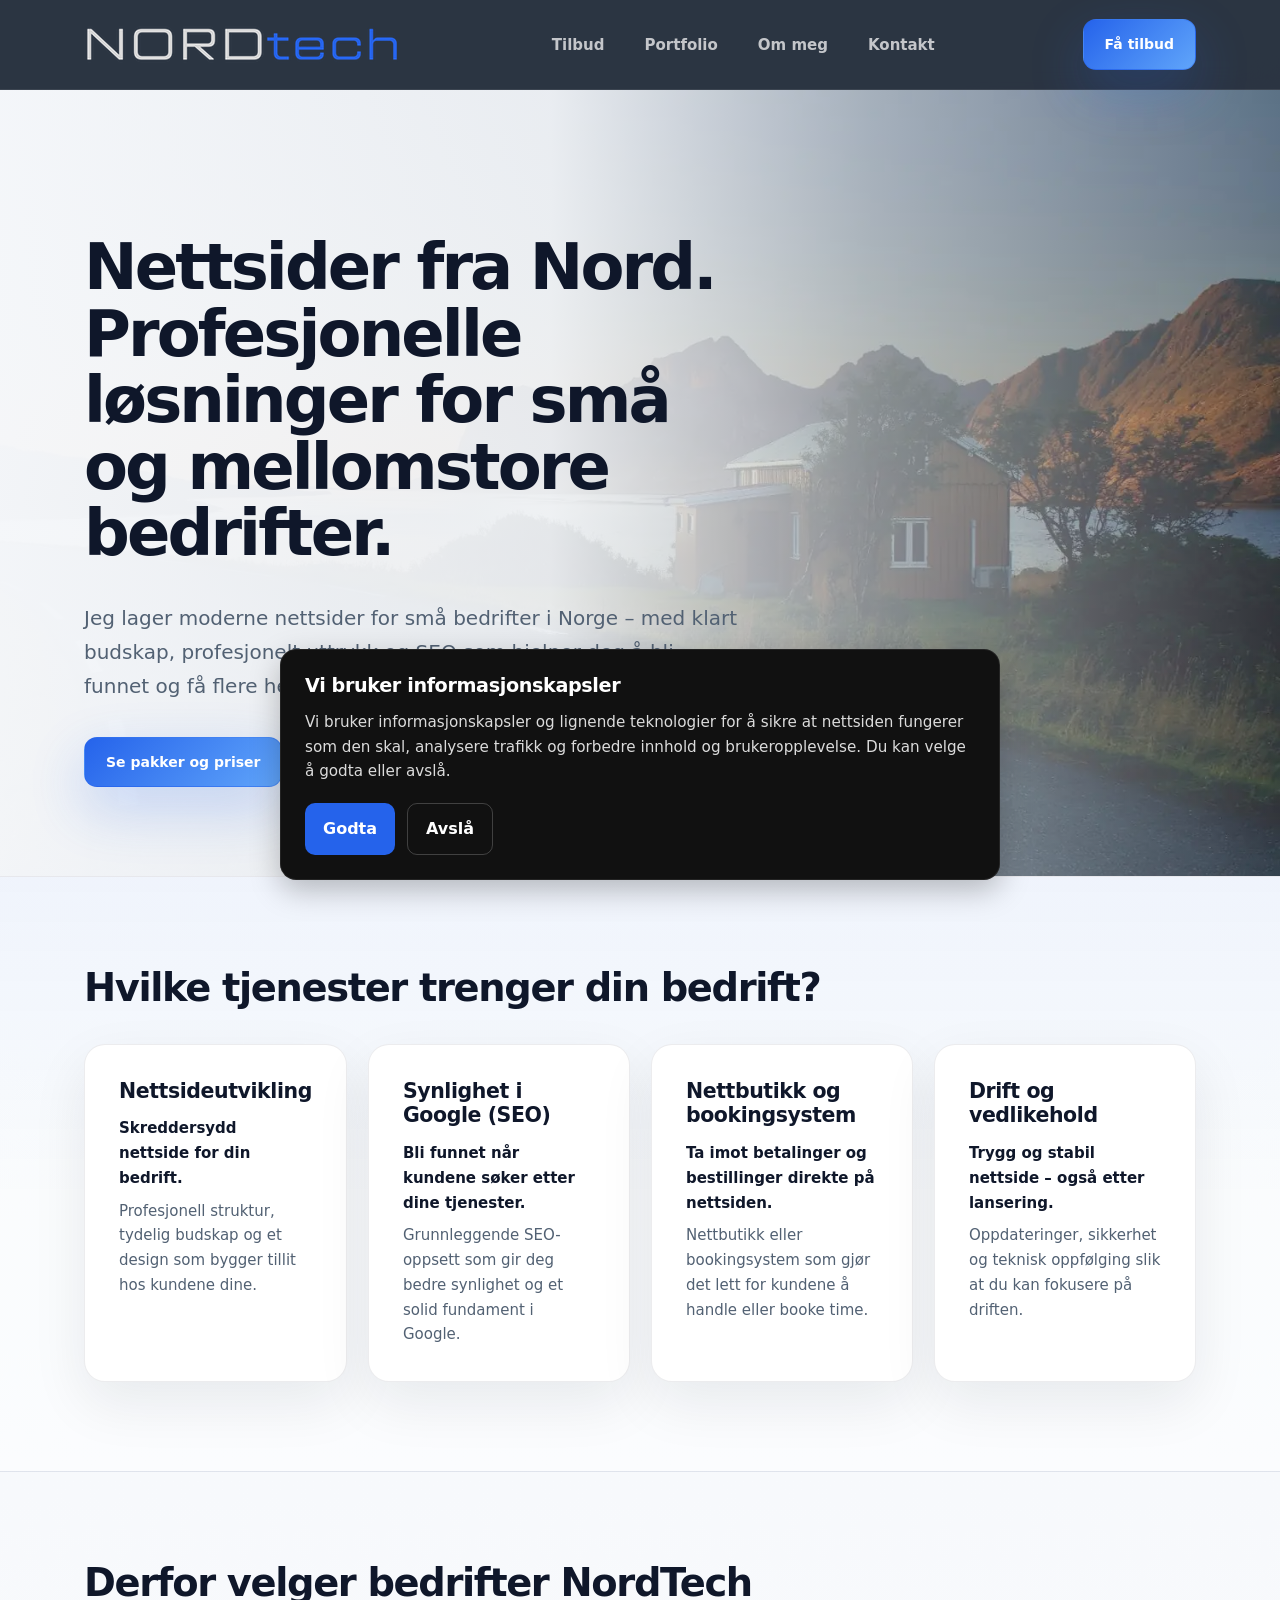
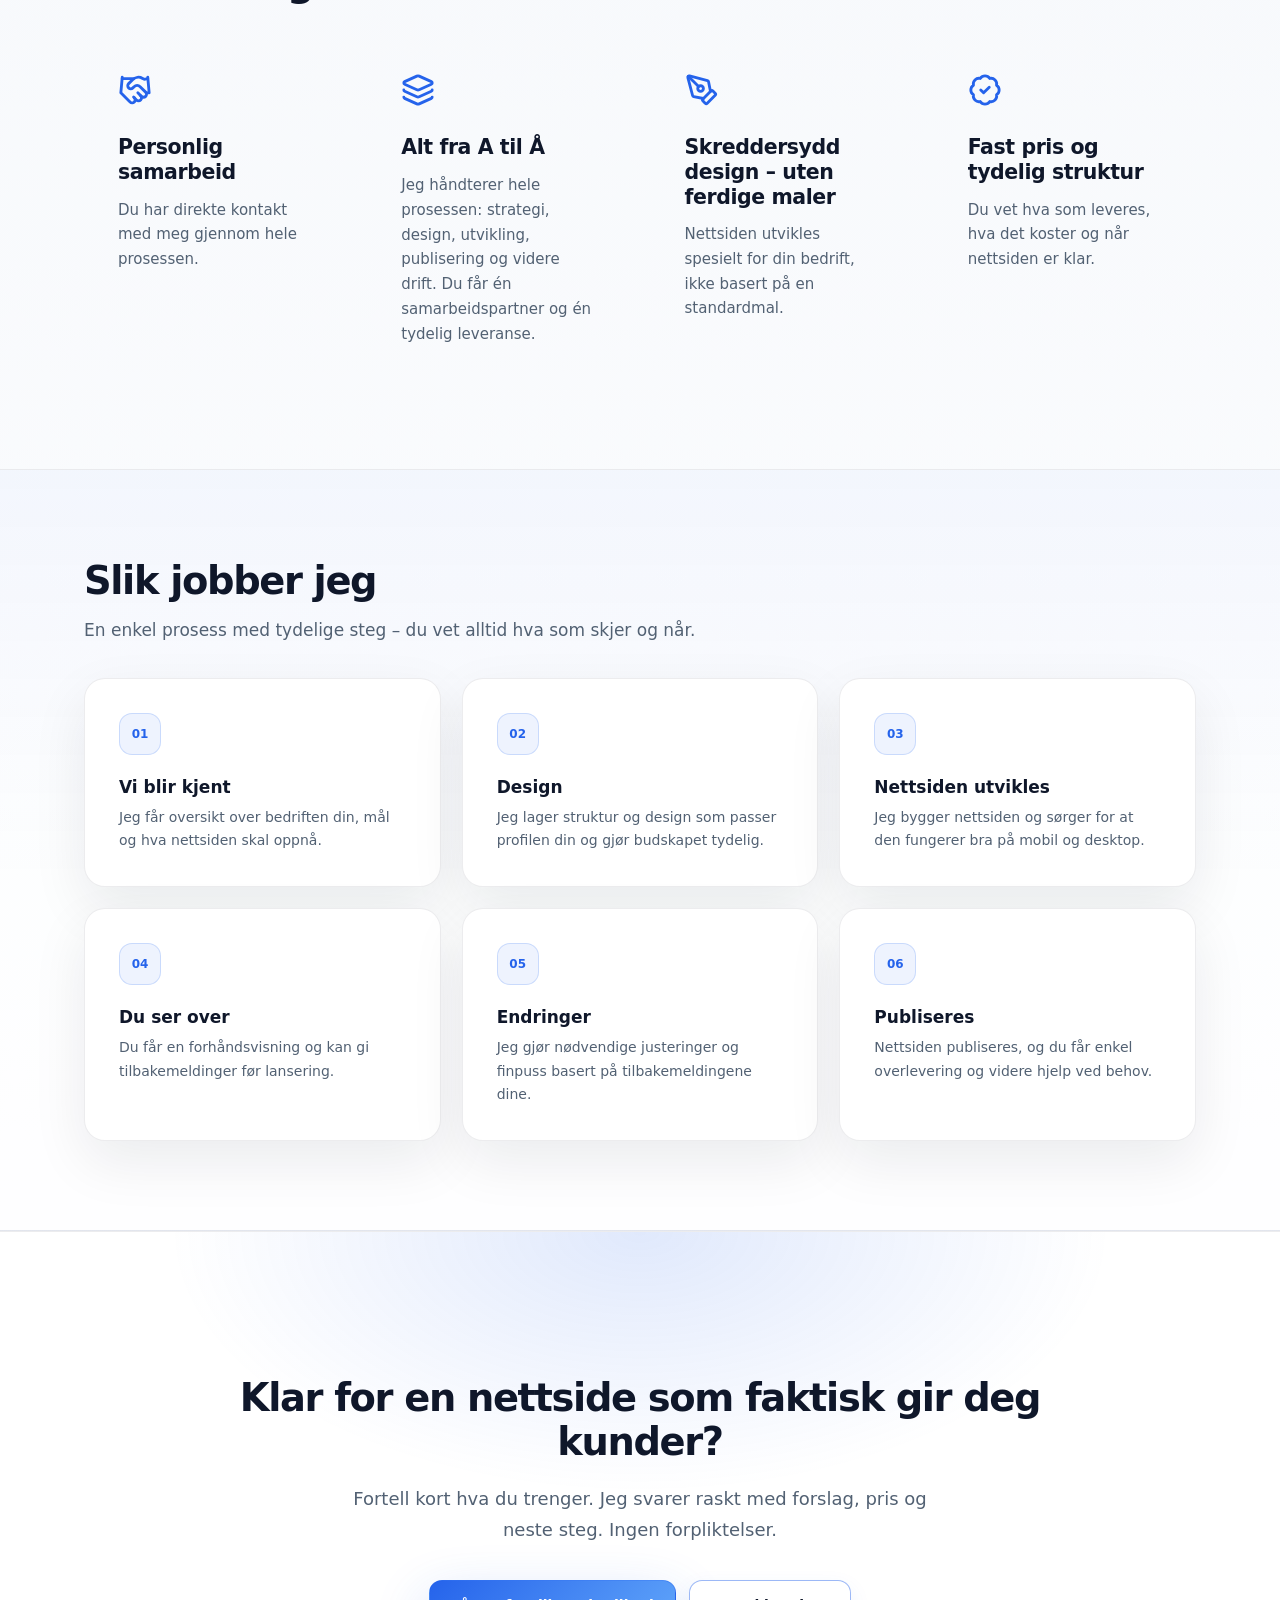
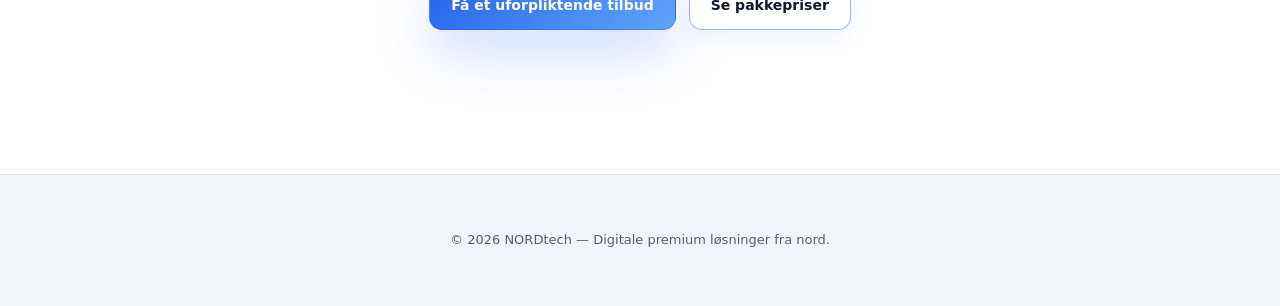
<file: index.html>
<!doctype html>
<html lang="no">
  <head>
    <meta charset="utf-8" />
    <meta name="viewport" content="width=device-width, initial-scale=1" />
    <title>NordTech — Nettsider fra nord</title>
    <meta
      name="description"
      content="Professionelle nettsider for små og mellomstore bedrifter i Norge."
    />
    <link rel="stylesheet" href="styles.css" />
    <link
      rel="apple-touch-icon"
      sizes="180x180"
      href="assets/apple-touch-icon.png"
    />
    <link
      rel="icon"
      type="image/png"
      sizes="32x32"
      href="assets/favicon/favicon-32x32.png"
    />
    <link
      rel="icon"
      type="image/png"
      sizes="16x16"
      href="assets/favicon/favicon-16x16.png"
    />
    <link rel="manifest" href="assets/favicon/site.webmanifest" />
  </head>
  <body>
    <header class="site-header">
      <div class="container nav">
        <div class="brand">
          <div class="logo" aria-hidden="true"></div>
          <img src="assets/nordtech-logo.png" alt="NordTech logo" />
        </div>
        <button
          id="theme-toggle"
          class="btn theme-toggle hidden"
          aria-label="Bytt tema"
        >
          <svg
            xmlns="http://www.w3.org/2000/svg"
            width="24"
            height="24"
            viewBox="0 0 24 24"
            fill="none"
            stroke="currentColor"
            stroke-width="2"
            stroke-linecap="round"
            stroke-linejoin="round"
            class="lucide lucide-sun-icon lucide-sun"
          >
            <circle cx="12" cy="12" r="5" />
            <line x1="12" y1="1" x2="12" y2="3" />
            <line x1="12" y1="21" x2="12" y2="23" />
            <line x1="4.22" y1="4.22" x2="5.64" y2="5.64" />
            <line x1="18.36" y1="18.36" x2="19.78" y2="19.78" />
            <line x1="1" y1="12" x2="3" y2="12" />
            <line x1="21" y1="12" x2="23" y2="12" />
            <line x1="4.22" y1="19.78" x2="5.64" y2="18.36" />
            <line x1="18.36" y1="5.64" x2="19.78" y2="4.22" />
          </svg>
        </button>
        <nav class="nav-links" aria-label="Hovedmeny">
          <a href="tjenester.html">Tilbud</a>
          <a href="portfolio.html">Portfolio</a>
          <a href="om.html">Om meg</a>
          <a href="kontakt.html">Kontakt</a>
        </nav>
        <a href="kontakt.html" class="btn primary desktop-cta">Få tilbud</a>
        <button
          class="menu-btn"
          type="button"
          aria-label="Åpne meny"
          aria-controls="menu-overlay"
          aria-expanded="false"
        >
          <span class="menu-icon" aria-hidden="true">
            <span></span><span></span><span></span>
          </span>
        </button>
      </div>
      <!-- OVERLAY -->
      <div class="menu-overlay" id="menu-overlay" aria-hidden="true">
        <div
          class="menu-panel"
          role="dialog"
          aria-modal="true"
          aria-label="Meny"
        >
          <nav class="menu-links" aria-label="Mobilmeny">
            <a href="tjenester.html">Tilbud</a>
            <a href="portfolio.html">Portfolio</a>
            <a href="om.html">Om meg</a>
            <a href="kontakt.html">Kontakt</a>
          </nav>
        </div>
      </div>
    </header>

    <section class="hero">
      <div class="container hero-grid">
        <div>
          <h1>
            Nettsider fra Nord.<br />
            Profesjonelle løsninger for små og mellomstore bedrifter.
          </h1>
          <p class="lead">
            Jeg lager moderne nettsider for små bedrifter i Norge – med klart
            budskap, profesjonelt uttrykk og SEO som hjelper deg å bli funnet og
            få flere henvendelser.
          </p>
          <div class="hero-buttons">
            <a href="tjenester.html" class="btn primary">Se pakker og priser</a>
            <a href="kontakt.html" class="btn secondary">Kontakt</a>
          </div>
        </div>
      </div>
    </section>

    <section class="section dark">
      <div class="container">
        <h2>Hvilke tjenester trenger din bedrift?</h2>
        <div class="cards">
          <div class="card">
            <h3>Nettsideutvikling</h3>
            <p class="p-bold">Skreddersydd nettside for din bedrift.</p>
            <p>
              Profesjonell struktur, tydelig budskap og et design som bygger
              tillit hos kundene dine.
            </p>
          </div>
          <div class="card">
            <h3>Synlighet i Google (SEO)</h3>
            <p class="p-bold">
              Bli funnet når kundene søker etter dine tjenester.
            </p>
            <p>
              Grunnleggende SEO-oppsett som gir deg bedre synlighet og et solid
              fundament i Google.
            </p>
          </div>
          <div class="card">
            <h3>Nettbutikk og bookingsystem</h3>
            <p class="p-bold">
              Ta imot betalinger og bestillinger direkte på nettsiden.
            </p>
            <p>
              Nettbutikk eller bookingsystem som gjør det lett for kundene å
              handle eller booke time.
            </p>
          </div>
          <div class="card">
            <h3>Drift og vedlikehold</h3>
            <p class="p-bold">
              Trygg og stabil nettside – også etter lansering.
            </p>
            <p>
              Oppdateringer, sikkerhet og teknisk oppfølging slik at du kan
              fokusere på driften.
            </p>
          </div>
        </div>
      </div>
    </section>

    <section class="section">
      <div class="container">
        <h2>Derfor velger bedrifter NordTech</h2>
        <div class="cards">
          <!-- Card 1 -->
          <div class="card-no-frame">
            <svg
              xmlns="http://www.w3.org/2000/svg"
              width="24"
              height="24"
              viewBox="0 0 24 24"
              fill="none"
              stroke="currentColor"
              stroke-width="2"
              stroke-linecap="round"
              stroke-linejoin="round"
              class="lucide lucide-handshake-icon lucide-handshake"
            >
              <path d="m11 17 2 2a1 1 0 1 0 3-3" />
              <path
                d="m14 14 2.5 2.5a1 1 0 1 0 3-3l-3.88-3.88a3 3 0 0 0-4.24 0l-.88.88a1 1 0 1 1-3-3l2.81-2.81a5.79 5.79 0 0 1 7.06-.87l.47.28a2 2 0 0 0 1.42.25L21 4"
              />
              <path d="m21 3 1 11h-2" />
              <path d="M3 3 2 14l6.5 6.5a1 1 0 1 0 3-3" />
              <path d="M3 4h8" />
            </svg>
            <h3>Personlig samarbeid</h3>
            <p>Du har direkte kontakt med meg gjennom hele prosessen.</p>
          </div>
          <!-- Card 2 -->
          <div class="card-no-frame">
            <svg
              xmlns="http://www.w3.org/2000/svg"
              width="24"
              height="24"
              viewBox="0 0 24 24"
              fill="none"
              stroke="currentColor"
              stroke-width="2"
              stroke-linecap="round"
              stroke-linejoin="round"
              class="lucide lucide-layers-icon lucide-layers"
            >
              <path
                d="M12.83 2.18a2 2 0 0 0-1.66 0L2.6 6.08a1 1 0 0 0 0 1.83l8.58 3.91a2 2 0 0 0 1.66 0l8.58-3.9a1 1 0 0 0 0-1.83z"
              />
              <path
                d="M2 12a1 1 0 0 0 .58.91l8.6 3.91a2 2 0 0 0 1.65 0l8.58-3.9A1 1 0 0 0 22 12"
              />
              <path
                d="M2 17a1 1 0 0 0 .58.91l8.6 3.91a2 2 0 0 0 1.65 0l8.58-3.9A1 1 0 0 0 22 17"
              />
            </svg>
            <h3>Alt fra A til Å</h3>
            <p>
              Jeg håndterer hele prosessen: strategi, design, utvikling,
              publisering og videre drift. Du får én samarbeidspartner og én
              tydelig leveranse.
            </p>
          </div>
          <!-- Card 3 -->
          <div class="card-no-frame">
            <svg
              xmlns="http://www.w3.org/2000/svg"
              width="24"
              height="24"
              viewBox="0 0 24 24"
              fill="none"
              stroke="currentColor"
              stroke-width="2"
              stroke-linecap="round"
              stroke-linejoin="round"
              class="lucide lucide-pen-tool-icon lucide-pen-tool"
            >
              <path
                d="M15.707 21.293a1 1 0 0 1-1.414 0l-1.586-1.586a1 1 0 0 1 0-1.414l5.586-5.586a1 1 0 0 1 1.414 0l1.586 1.586a1 1 0 0 1 0 1.414z"
              />
              <path
                d="m18 13-1.375-6.874a1 1 0 0 0-.746-.776L3.235 2.028a1 1 0 0 0-1.207 1.207L5.35 15.879a1 1 0 0 0 .776.746L13 18"
              />
              <path d="m2.3 2.3 7.286 7.286" />
              <circle cx="11" cy="11" r="2" />
            </svg>
            <h3>Skreddersydd design – uten ferdige maler</h3>
            <p>
              Nettsiden utvikles spesielt for din bedrift, ikke basert på en
              standardmal.
            </p>
          </div>
          <!-- Card 4 -->
          <div class="card-no-frame">
            <svg
              xmlns="http://www.w3.org/2000/svg"
              width="24"
              height="24"
              viewBox="0 0 24 24"
              fill="none"
              stroke="currentColor"
              stroke-width="2"
              stroke-linecap="round"
              stroke-linejoin="round"
              class="lucide lucide-badge-check-icon lucide-badge-check"
            >
              <path
                d="M3.85 8.62a4 4 0 0 1 4.78-4.77 4 4 0 0 1 6.74 0 4 4 0 0 1 4.78 4.78 4 4 0 0 1 0 6.74 4 4 0 0 1-4.77 4.78 4 4 0 0 1-6.75 0 4 4 0 0 1-4.78-4.77 4 4 0 0 1 0-6.76Z"
              />
              <path d="m9 12 2 2 4-4" />
            </svg>
            <h3>Fast pris og tydelig struktur</h3>
            <p>
              Du vet hva som leveres, hva det koster og når nettsiden er klar.
            </p>
          </div>
        </div>
      </div>
    </section>

    <section class="section dark" id="prosess">
      <div class="container">
        <div class="section-head">
          <h2>Slik jobber jeg</h2>
          <p class="sub">
            En enkel prosess med tydelige steg – du vet alltid hva som skjer og
            når.
          </p>
        </div>
        <div class="process">
          <div>
            <span>01</span>
            <h4>Vi blir kjent</h4>
            <p>
              Jeg får oversikt over bedriften din, mål og hva nettsiden skal
              oppnå.
            </p>
          </div>
          <div>
            <span>02</span>
            <h4>Design</h4>
            <p>
              Jeg lager struktur og design som passer profilen din og gjør
              budskapet tydelig.
            </p>
          </div>
          <div>
            <span>03</span>
            <h4>Nettsiden utvikles</h4>
            <p>
              Jeg bygger nettsiden og sørger for at den fungerer bra på mobil og
              desktop.
            </p>
          </div>
          <div>
            <span>04</span>
            <h4>Du ser over</h4>
            <p>
              Du får en forhåndsvisning og kan gi tilbakemeldinger før
              lansering.
            </p>
          </div>
          <div>
            <span>05</span>
            <h4>Endringer</h4>
            <p>
              Jeg gjør nødvendige justeringer og finpuss basert på
              tilbakemeldingene dine.
            </p>
          </div>
          <div>
            <span>06</span>
            <h4>Publiseres</h4>
            <p>
              Nettsiden publiseres, og du får enkel overlevering og videre hjelp
              ved behov.
            </p>
          </div>
        </div>
      </div>
    </section>

    <section class="section cta-final">
      <div class="container">
        <div class="cta-box">
          <h2>Klar for en nettside som faktisk gir deg kunder?</h2>
          <p>
            Fortell kort hva du trenger. Jeg svarer raskt med forslag, pris og
            neste steg. Ingen forpliktelser.
          </p>
          <div class="cta-actions">
            <a href="kontakt.html" class="btn primary"
              >Få et uforpliktende tilbud</a
            >
            <a href="tjenester.html" class="btn secondary">Se pakkepriser</a>
          </div>
        </div>
      </div>
    </section>

    <footer>
      <div class="container">
        <p>© 2026 NORDtech — Digitale premium løsninger fra nord.</p>
      </div>
    </footer>

    <script type="module" src="js/main.js"></script>
  </body>
</html>
</file>
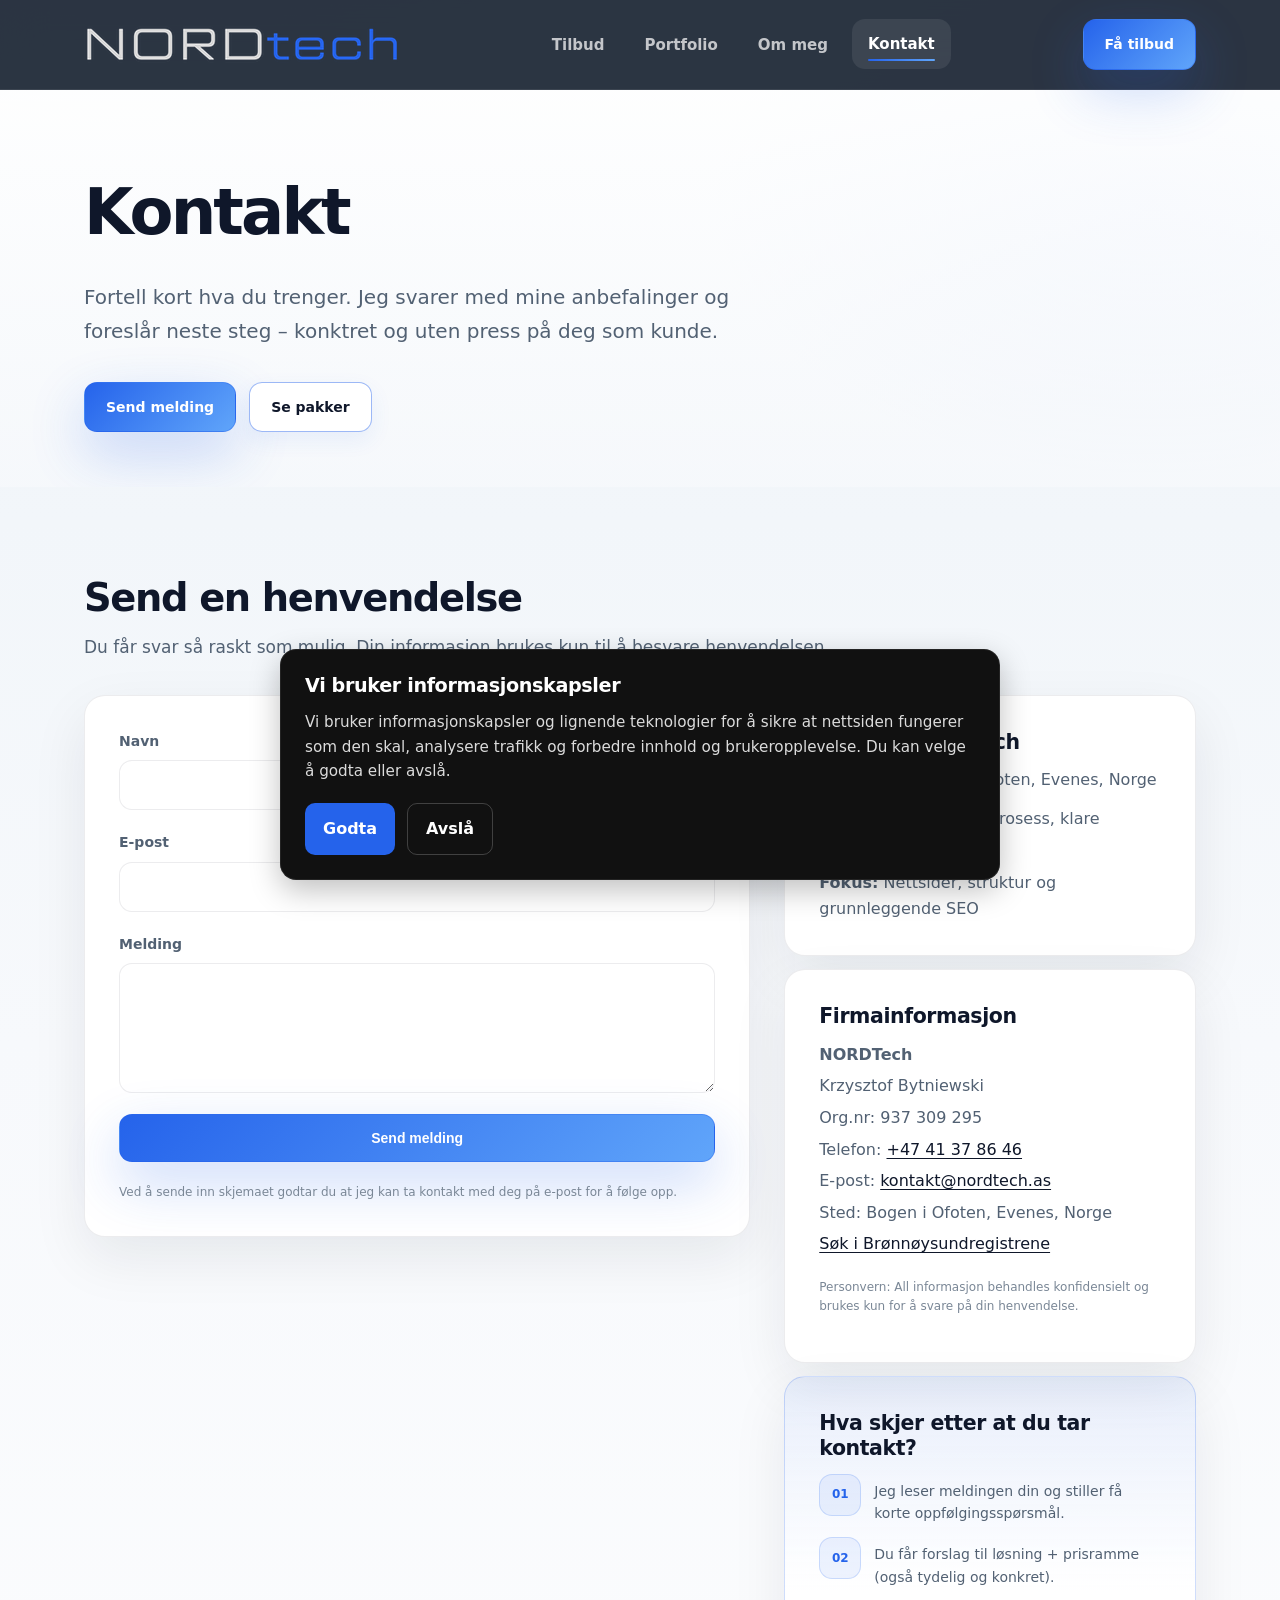
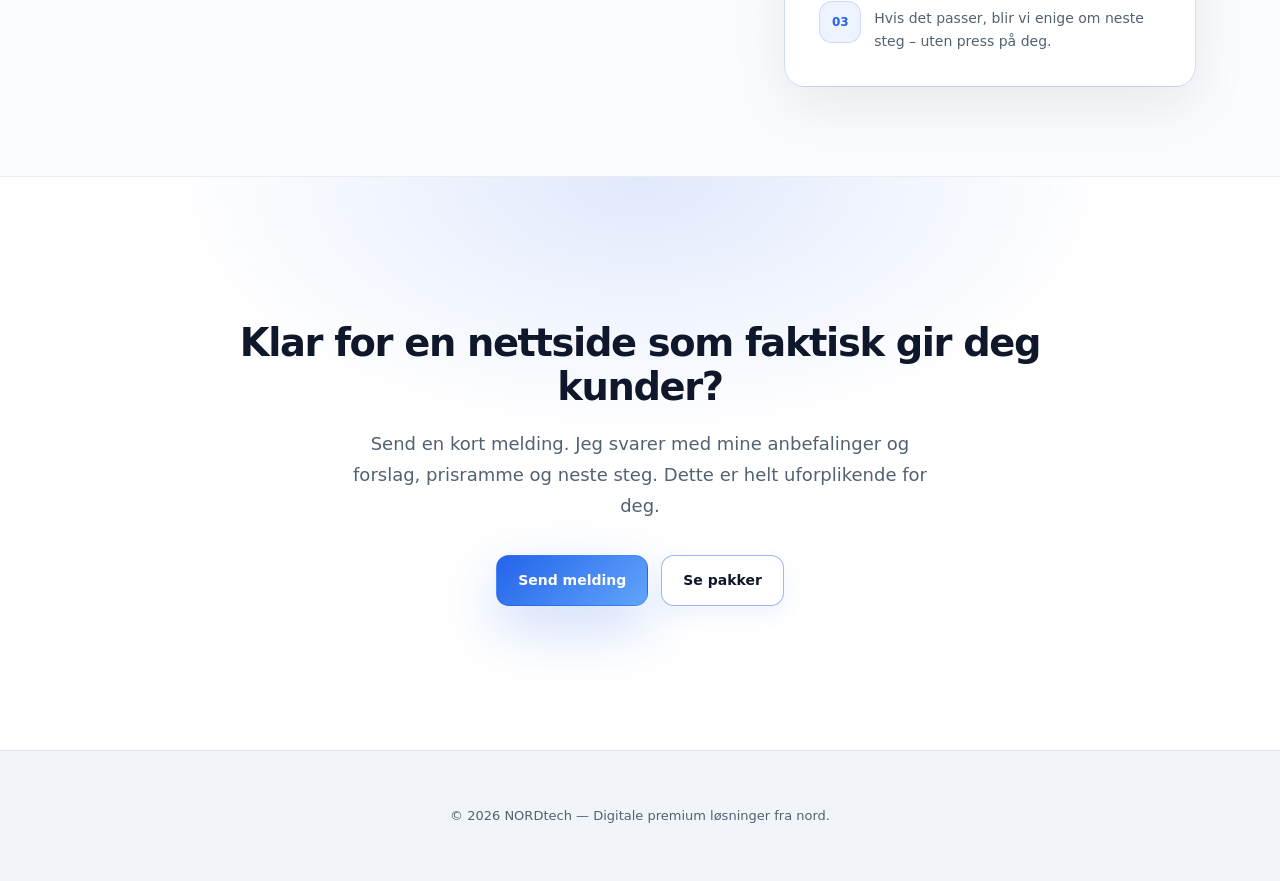
<file: kontakt.html>
<!doctype html>
<html lang="no">
  <head>
    <meta charset="utf-8" />
    <meta name="viewport" content="width=device-width, initial-scale=1" />
    <title>Kontakt | NordTech</title>
    <meta
      name="description"
      content="Ta kontakt med NordTech for et uforpliktende tilbud."
    />
    <link rel="stylesheet" href="styles.css" />
    <link
      rel="apple-touch-icon"
      sizes="180x180"
      href="assets/favicon/apple-touch-icon.png"
    />
    <link
      rel="icon"
      type="image/png"
      sizes="32x32"
      href="assets/favicon/favicon-32x32.png"
    />
    <link
      rel="icon"
      type="image/png"
      sizes="16x16"
      href="assets/favicon/favicon-16x16.png"
    />
    <link rel="manifest" href="assets/favicon/site.webmanifest" />
  </head>

  <body>
    <header class="site-header">
      <div class="container nav">
        <div class="brand">
          <div class="logo" aria-hidden="true"></div>
          <a href="index.html">
            <img src="assets/nordtech-logo.png" alt="NordTech logo" />
          </a>
        </div>

        <nav class="nav-links" aria-label="Hovedmeny">
          <a href="tjenester.html">Tilbud</a>
          <a href="portfolio.html">Portfolio</a>
          <a href="om.html">Om meg</a>
          <a href="kontakt.html" aria-current="page">Kontakt</a>
        </nav>

        <a href="kontakt.html" class="btn primary desktop-cta">Få tilbud</a>

        <button
          class="menu-btn"
          type="button"
          aria-label="Åpne meny"
          aria-controls="menu-overlay"
          aria-expanded="false"
        >
          <span class="menu-icon" aria-hidden="true">
            <span></span><span></span><span></span>
          </span>
        </button>
      </div>

      <!-- OVERLAY -->
      <div class="menu-overlay" id="menu-overlay" aria-hidden="true">
        <div
          class="menu-panel"
          role="dialog"
          aria-modal="true"
          aria-label="Meny"
        >
          <nav class="menu-links" aria-label="Mobilmeny">
            <a href="tjenester.html">Tilbud</a>
            <a href="portfolio.html">Portfolio</a>
            <a href="om.html">Om meg</a>
            <a href="kontakt.html" aria-current="page">Kontakt</a>
          </nav>
        </div>
      </div>
    </header>

    <main>
      <!-- HERO (small / calm) -->
      <section class="hero hero--small">
        <div class="container hero-grid">
          <div>
            <h1>Kontakt</h1>
            <p class="lead">
              Fortell kort hva du trenger. Jeg svarer med mine anbefalinger og
              foreslår neste steg – konktret og uten press på deg som kunde.
            </p>
            <div class="hero-buttons">
              <a href="#kontakt-skjema" class="btn primary">Send melding</a>
              <a href="tjenester.html" class="btn secondary">Se pakker</a>
            </div>
          </div>
        </div>
      </section>

      <!-- CONTACT SPLIT -->
      <section class="section" id="kontakt-skjema">
        <div class="container">
          <div class="section-head">
            <h2>Send en henvendelse</h2>
            <p class="sub">
              Du får svar så raskt som mulig. Din informasjon brukes kun til å
              besvare henvendelsen.
            </p>
          </div>

          <div class="contact-split">
            <!-- LEFT: FORM CARD -->
            <div class="contact-card">
              <form
                name="kontakt"
                method="POST"
                data-netlify="true"
                data-netlify-honeypot="bot-field"
                class="contact-form"
                id="contactForm"
              >
                <input type="hidden" name="form-name" value="kontakt" />
                <input
                  type="hidden"
                  name="subject"
                  value="Ny melding fra NordTech"
                />

                <p class="hidden">
                  <label>Ikke fyll ut: <input name="bot-field" /></label>
                </p>

                <div class="form-group">
                  <label for="name">Navn</label>
                  <input
                    type="text"
                    id="name"
                    name="name"
                    autocomplete="name"
                    required
                  />
                </div>

                <div class="form-group">
                  <label for="email">E-post</label>
                  <input
                    type="email"
                    id="email"
                    name="email"
                    autocomplete="email"
                    required
                  />
                </div>

                <div class="form-group">
                  <label for="message">Melding</label>
                  <textarea
                    id="message"
                    name="message"
                    rows="6"
                    required
                  ></textarea>
                </div>

                <button type="submit" class="btn primary">Send melding</button>

                <p class="form-note">
                  Ved å sende inn skjemaet godtar du at jeg kan ta kontakt med
                  deg på e-post for å følge opp.
                </p>
              </form>

              <!-- SUCCESS OVERLAY (only over the card) -->
              <div
                class="success-screen"
                id="successScreen"
                aria-live="polite"
                aria-atomic="true"
              >
                <div class="success-box">
                  <div class="success-icon" aria-hidden="true">✓</div>
                  <h3>Takk for meldingen</h3>
                  <p>
                    Jeg har mottatt henvendelsen din og kommer med et svar så
                    raskt som mulig.
                  </p>
                  <a class="btn secondary" href="index.html"
                    >Tilbake til forsiden</a
                  >
                </div>
              </div>
            </div>

            <!-- RIGHT: TRUST + COMPANY INFO -->
            <aside class="contact-aside" aria-label="Firmainformasjon">
              <div class="info-card">
                <h3>Kort om NordTech</h3>
                <ul class="info-list">
                  <li>
                    <strong>Lokasjon:</strong> Bogen i Ofoten, Evenes, Norge
                  </li>

                  <li>
                    <strong>Arbeidsstil:</strong> Tydelig prosess, klare rammer
                  </li>
                  <li>
                    <strong>Fokus:</strong> Nettsider, struktur og grunnleggende
                    SEO
                  </li>
                </ul>
              </div>

              <div class="info-card">
                <h3>Firmainformasjon</h3>
                <div class="info-lines">
                  <p><strong>NORDTech</strong></p>
                  <p>Krzysztof Bytniewski</p>

                  <p>Org.nr: <span class="muted">937 309 295 </span></p>
                  <p>
                    Telefon:
                    <a href="tel:+4741378646">+47 41 37 86 46</a>
                  </p>
                  <p>
                    E-post:
                    <a href="mailto:kontakt@nordtech.as">kontakt@nordtech.as</a>
                  </p>
                  <p>Sted: Bogen i Ofoten, Evenes, Norge</p>

                  <p class="info-link">
                    <a
                      href="https://virksomhet.brreg.no/nb/oppslag/enheter/937309295"
                      target="_blank"
                      rel="noopener"
                    >
                      Søk i Brønnøysundregistrene
                    </a>
                  </p>
                </div>

                <p class="legal-note">
                  Personvern: All informasjon behandles konfidensielt og brukes
                  kun for å svare på din henvendelse.
                </p>
              </div>

              <div class="info-card info-card--soft">
                <h3>Hva skjer etter at du tar kontakt?</h3>
                <div class="mini-steps">
                  <div>
                    <span>01</span>
                    <p>
                      Jeg leser meldingen din og stiller få korte
                      oppfølgingsspørsmål.
                    </p>
                  </div>
                  <div>
                    <span>02</span>
                    <p>
                      Du får forslag til løsning + prisramme (også tydelig og
                      konkret).
                    </p>
                  </div>
                  <div>
                    <span>03</span>
                    <p>
                      Hvis det passer, blir vi enige om neste steg – uten press
                      på deg.
                    </p>
                  </div>
                </div>
              </div>
            </aside>
          </div>
        </div>
      </section>

      <!-- FINAL CTA -->
      <section class="section cta-final">
        <div class="container">
          <div class="cta-box">
            <h2>Klar for en nettside som faktisk gir deg kunder?</h2>
            <p>
              Send en kort melding. Jeg svarer med mine anbefalinger og forslag,
              prisramme og neste steg. Dette er helt uforplikende for deg.
            </p>
            <div class="cta-actions">
              <a href="#kontakt-skjema" class="btn primary">Send melding</a>
              <a href="tjenester.html" class="btn secondary">Se pakker</a>
            </div>
          </div>
        </div>
      </section>
    </main>

    <footer>
      <div class="container">
        <p>© 2026 NORDtech — Digitale premium løsninger fra nord.</p>
      </div>
    </footer>

    <script type="module" src="js/main.js"></script>
    <script type="module" src="js/main.js"></script>
  </body>
</html>
</file>
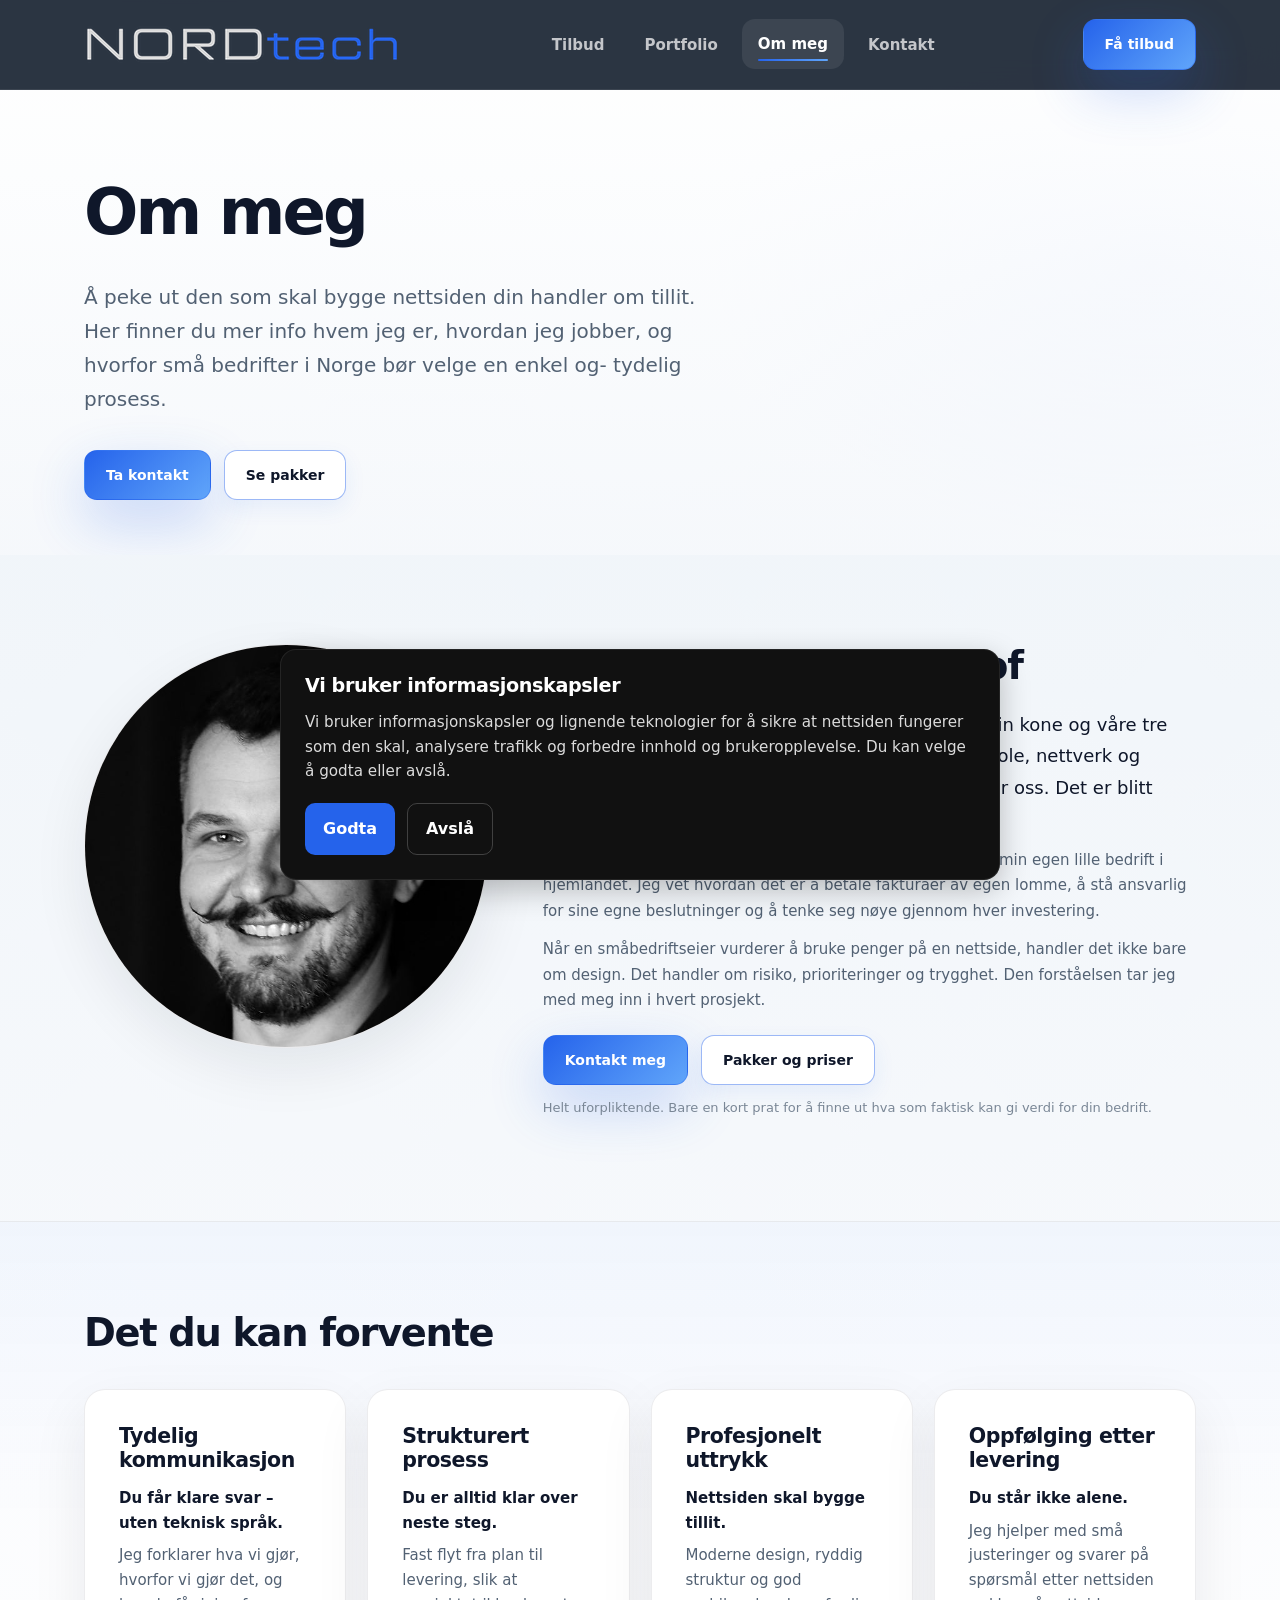
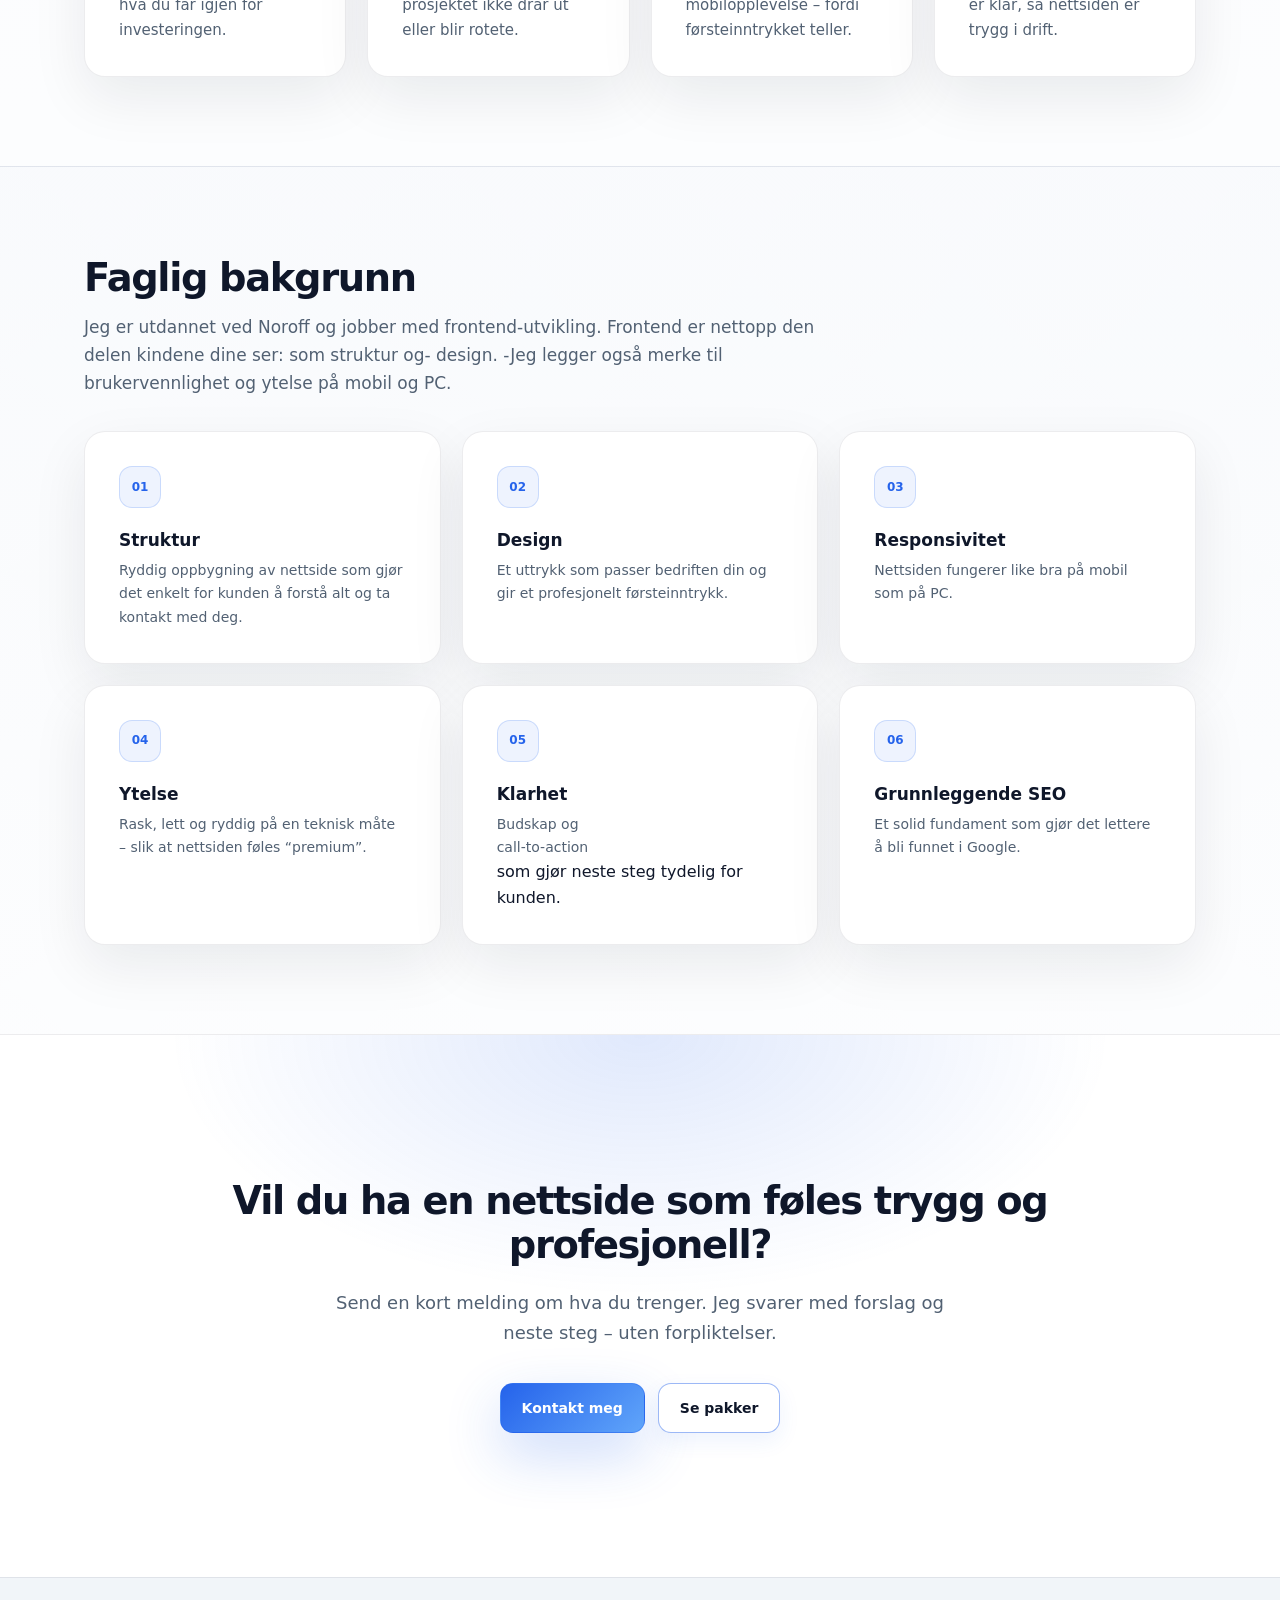
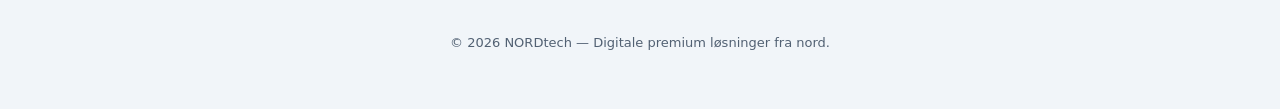
<file: om.html>
<!doctype html>
<html lang="no">
  <head>
    <meta charset="utf-8" />
    <meta name="viewport" content="width=device-width, initial-scale=1" />
    <title>Om meg | NordTech</title>
    <meta
      name="description"
      content="Om Krzysztof Bytniewski – NordTech. Frontend-utvikling, tydelig kommunikasjon og profesjonelle nettsider for små bedrifter i Norge."
    />
    <link rel="stylesheet" href="styles.css" />
    <link
      rel="apple-touch-icon"
      sizes="180x180"
      href="assets/favicon/apple-touch-icon.png"
    />
    <link
      rel="icon"
      type="image/png"
      sizes="32x32"
      href="assets/favicon/favicon-32x32.png"
    />
    <link
      rel="icon"
      type="image/png"
      sizes="16x16"
      href="assets/favicon/favicon-16x16.png"
    />
    <link rel="manifest" href="assets/favicon/site.webmanifest" />
  </head>
  <body>
    <header class="site-header">
      <div class="container nav">
        <div class="brand">
          <div class="logo" aria-hidden="true"></div>
          <a href="index.html"
            ><img src="assets/nordtech-logo.png" alt="NordTech logo"
          /></a>
        </div>

        <nav class="nav-links" aria-label="Hovedmeny">
  <a href="tjenester.html">Tilbud</a>
  <a href="portfolio.html">Portfolio</a>
  <a href="om.html" aria-current="page">Om meg</a>
  <a href="kontakt.html">Kontakt</a>
</nav>

        <a href="kontakt.html" class="btn primary desktop-cta">Få tilbud</a>

        <button
          class="menu-btn"
          type="button"
          aria-label="Åpne meny"
          aria-controls="menu-overlay"
          aria-expanded="false"
        >
          <span class="menu-icon" aria-hidden="true">
            <span></span><span></span><span></span>
          </span>
        </button>
      </div>

      <!-- OVERLAY -->
      <div class="menu-overlay" id="menu-overlay" aria-hidden="true">
        <div
          class="menu-panel"
          role="dialog"
          aria-modal="true"
          aria-label="Meny"
        >
          <nav class="menu-links" aria-label="Mobilmeny">
  <a href="tjenester.html">Tilbud</a>
  <a href="portfolio.html">Portfolio</a>
  <a href="om.html" aria-current="page">Om meg</a>
  <a href="kontakt.html">Kontakt</a>
</nav>
        </div>
      </div>
    </header>

    <!-- HERO (small) -->
    <section class="hero hero--small">
      <div class="container hero-grid">
        <div>
          <h1>Om meg</h1>
          <p class="lead">
            Å peke ut den som skal bygge nettsiden din handler om tillit. Her finner du mer info
            hvem jeg er, hvordan jeg jobber, og hvorfor små bedrifter i Norge
            bør velge en enkel og- tydelig prosess.
          </p>
          <div class="hero-buttons">
            <a href="kontakt.html" class="btn primary">Ta kontakt</a>
            <a href="tjenester.html" class="btn secondary">Se pakker</a>
          </div>
        </div>
      </div>
    </section>

    <!-- ABOUT -->
    <section class="section">
      <div class="container">
        <div class="about-grid">
          <div class="about-photo">
            <picture>
              <img
                src="assets/krzysztof.jpg"
                width="900"
                height="1478"
                loading="lazy"
                alt="Portrett av Krzysztof Bytniewski"
              />
            </picture>
          </div>

          <div class="about-copy">
            <h2>Hei, jeg heter Krzysztof</h2>

            <p class="about-lead">
              Jeg har bodd i Norge i over syv år sammen med min kone og våre tre
              barn. Vi har bygget livet vårt her – både arbeid, skole, nettverk og
              hverdag. Norge er ikke bare et midlertidig stopp for oss. Det er blitt
              hjemmet vårt.
            </p>

            <p class="about-muted">
              Før jeg begynte med frontend-utvikling, drev jeg i mange år min
              egen lille bedrift i hjemlandet. Jeg vet hvordan det er å
              betale fakturaer av egen lomme, å stå ansvarlig for sine egne
              beslutninger og å tenke seg nøye gjennom hver investering.
            </p>

            <p class="about-muted">
              Når en småbedriftseier vurderer å bruke penger på en nettside,
              handler det ikke bare om design. Det handler om risiko,
              prioriteringer og trygghet. Den forståelsen tar jeg med meg inn i
              hvert prosjekt.
            </p>

            <div class="about-actions">
              <a class="btn primary" href="kontakt.html">Kontakt meg</a>
              <a class="btn secondary" href="tjenester.html"
                >Pakker og priser</a
              >
            </div>

            <p class="about-note">
              Helt uforpliktende. Bare en kort prat for å finne ut hva som faktisk kan gi
              verdi for din bedrift.
            </p>
          </div>
        </div>
      </div>
    </section>

    <!-- WHY / HOW -->
    <section class="section dark">
      <div class="container">
        <h2>Det du kan forvente</h2>

        <div class="cards about-cards">
          <div class="card">
            <h3>Tydelig kommunikasjon</h3>
            <p class="p-bold">Du får klare svar – uten teknisk språk.</p>
            <p>
              Jeg forklarer hva vi gjør, hvorfor vi gjør det, og hva du får
              igjen for investeringen.
            </p>
          </div>

          <div class="card">
            <h3>Strukturert prosess</h3>
            <p class="p-bold">Du er alltid klar over neste steg.</p>
            <p>
              Fast flyt fra plan til levering, slik at prosjektet ikke drar ut
              eller blir rotete.
            </p>
          </div>

          <div class="card">
            <h3>Profesjonelt uttrykk</h3>
            <p class="p-bold">Nettsiden skal bygge tillit.</p>
            <p>
              Moderne design, ryddig struktur og god mobilopplevelse – fordi
              førsteinntrykket teller.
            </p>
          </div>

          <div class="card">
            <h3>Oppfølging etter levering</h3>
            <p class="p-bold">Du står ikke alene.</p>
            <p>
              Jeg hjelper med små justeringer og svarer på spørsmål etter nettsiden er klar, så
              nettsiden er trygg i drift.
            </p>
          </div>
        </div>
      </div>
    </section>

    <!-- BACKGROUND -->
    <section class="section">
      <div class="container">
        <div class="section-head">
          <h2>Faglig bakgrunn</h2>
          <p class="sub">
            Jeg er utdannet ved Noroff og jobber med frontend-utvikling. Frontend er nettopp den delen kindene dine ser: 
            som struktur og- design.
            -Jeg legger også merke til brukervennlighet og ytelse på mobil og PC. 
          </p>
        </div>

        <div class="process">
          <div>
            <span>01</span>
            <h4>Struktur</h4>
            <p>
              Ryddig oppbygning av nettside som gjør det enkelt for kunden å forstå alt og ta
              kontakt med deg.
            </p>
          </div>
          <div>
            <span>02</span>
            <h4>Design</h4>
            <p>
              Et uttrykk som passer bedriften din og gir et profesjonelt
              førsteinntrykk.
            </p>
          </div>
          <div>
            <span>03</span>
            <h4>Responsivitet</h4>
            <p>Nettsiden fungerer like bra på mobil som på PC.</p>
          </div>
          <div>
            <span>04</span>
            <h4>Ytelse</h4>
            <p>Rask, lett og ryddig på en teknisk måte – slik at nettsiden føles “premium”.</p>
          </div>
          <div>
            <span>05</span>
            <h4>Klarhet</h4>
            <p>
              Budskap og <p class="visibility">call-to-action</p> som gjør neste steg tydelig for kunden.
            </p>
          </div>
          <div>
            <span>06</span>
            <h4>Grunnleggende SEO</h4>
            <p>
              Et solid fundament som gjør det lettere å bli funnet i Google.
            </p>
          </div>
        </div>
      </div>
    </section>

    <!-- FINAL CTA -->
    <section class="section cta-final">
      <div class="container">
        <div class="cta-box">
          <h2>Vil du ha en nettside som føles trygg og profesjonell?</h2>
          <p>
            Send en kort melding om hva du trenger. Jeg svarer med forslag og
            neste steg – uten forpliktelser.
          </p>
          <div class="cta-actions">
            <a href="kontakt.html" class="btn primary">Kontakt meg</a>
            <a href="tjenester.html" class="btn secondary">Se pakker</a>
          </div>
        </div>
      </div>
    </section>

    <footer>
      <div class="container">
        <p>© 2026 NORDtech — Digitale premium løsninger fra nord.</p>
      </div>
    </footer>

    <script type="module" src="js/main.js"></script>
  </body>
</html>
</file>
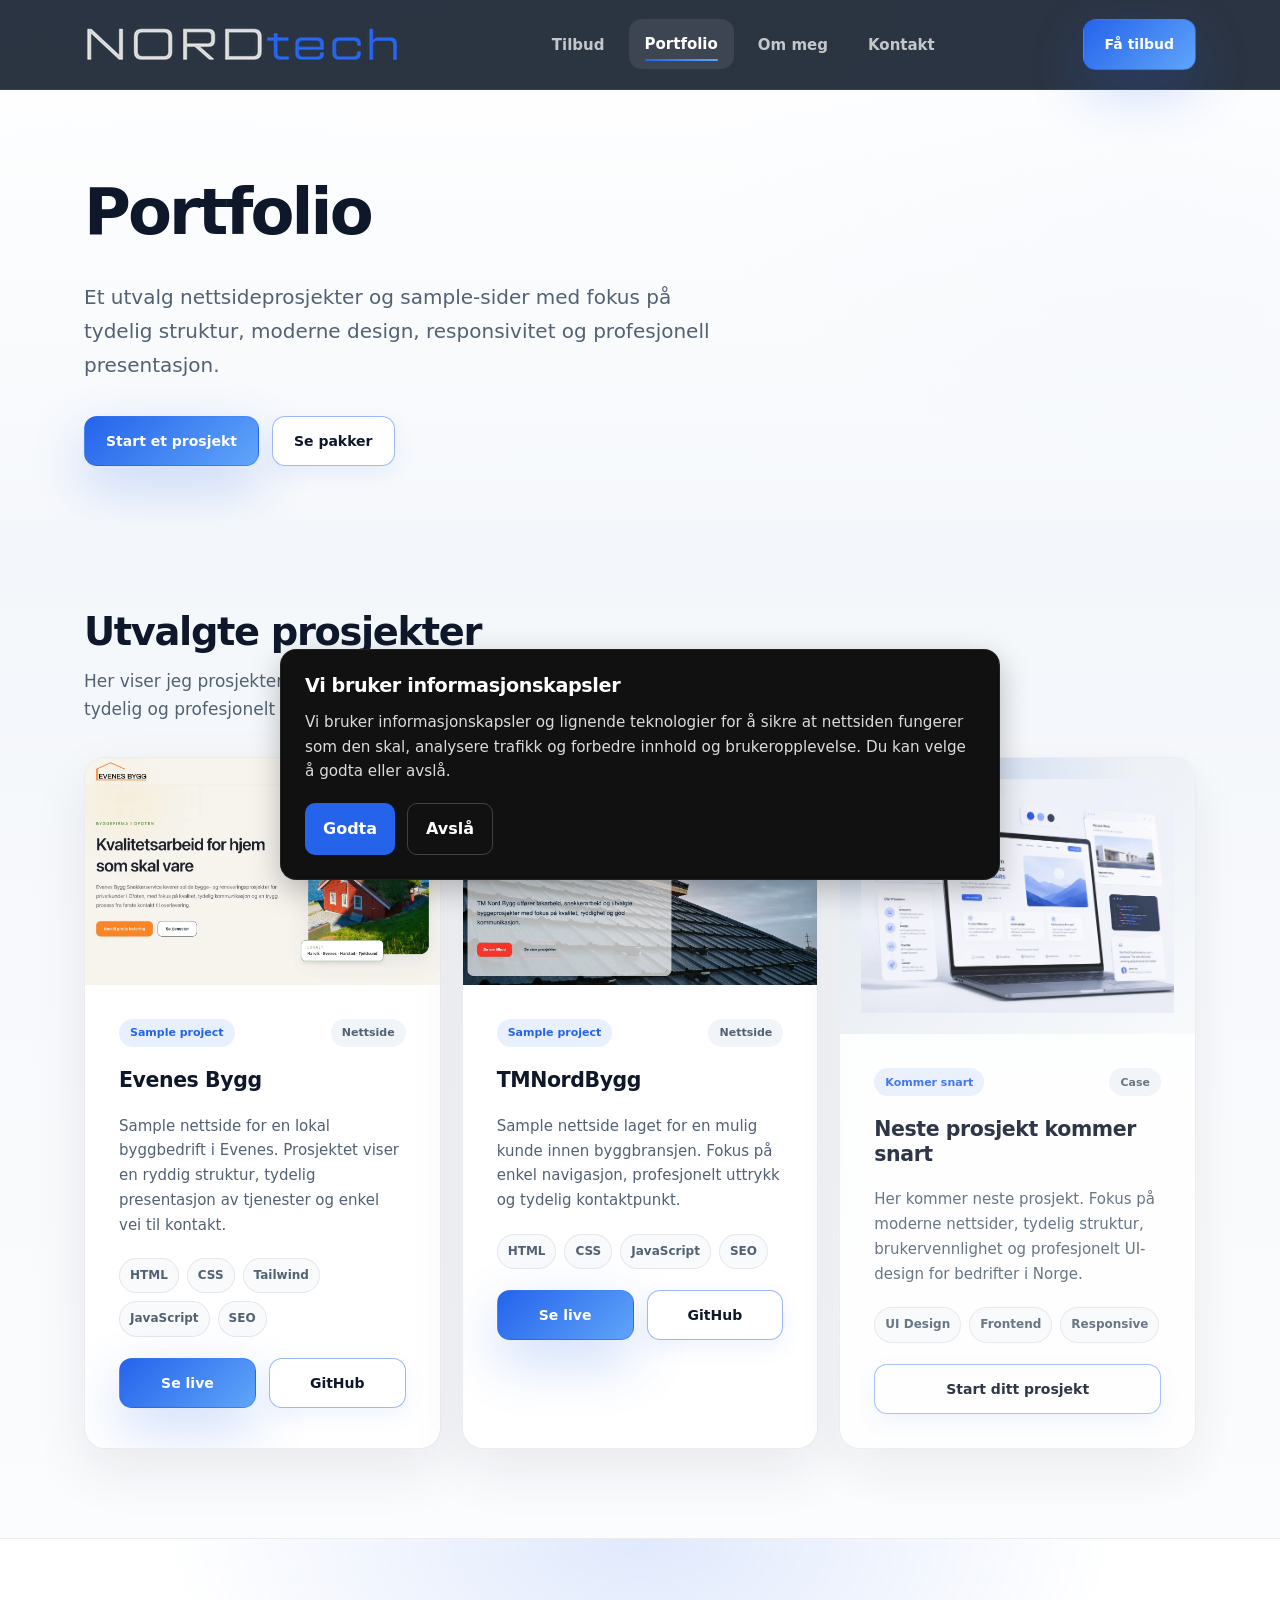
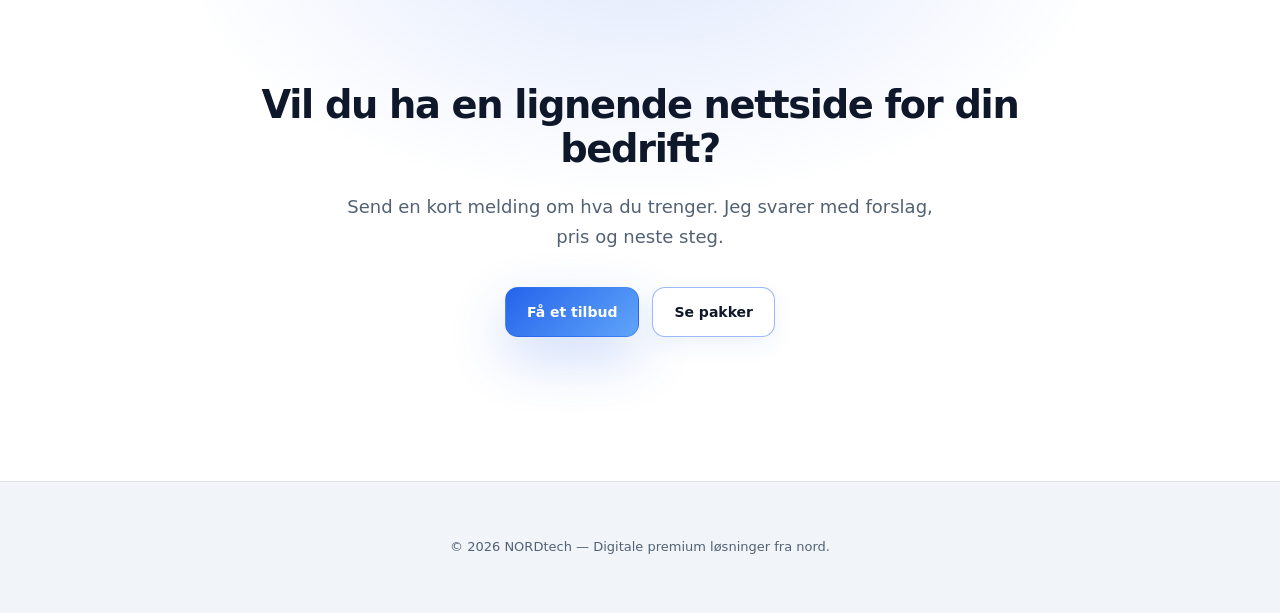
<file: portfolio.html>
<!doctype html>
<html lang="no">
  <head>
    <meta charset="utf-8" />
    <meta name="viewport" content="width=device-width, initial-scale=1" />
    <title>Portfolio | NordTech</title>
    <meta
      name="description"
      content="Se utvalgte nettsideprosjekter fra NordTech. Sample-prosjekter, live nettsider, GitHub-repositorier og korte beskrivelser."
    />
    <link rel="stylesheet" href="styles.css" />
    <link
      rel="apple-touch-icon"
      sizes="180x180"
      href="assets/favicon/apple-touch-icon.png"
    />
    <link
      rel="icon"
      type="image/png"
      sizes="32x32"
      href="assets/favicon/favicon-32x32.png"
    />
    <link
      rel="icon"
      type="image/png"
      sizes="16x16"
      href="assets/favicon/favicon-16x16.png"
    />
    <link rel="manifest" href="assets/favicon/site.webmanifest" />
  </head>

  <body>
    <header class="site-header">
      <div class="container nav">
        <div class="brand">
          <div class="logo" aria-hidden="true"></div>
          <a href="index.html">
            <img src="assets/nordtech-logo.png" alt="NordTech logo" />
          </a>
        </div>

        <nav class="nav-links" aria-label="Hovedmeny">
          <a href="tjenester.html">Tilbud</a>
          <a href="portfolio.html" aria-current="page">Portfolio</a>
          <a href="om.html">Om meg</a>
          <a href="kontakt.html">Kontakt</a>
        </nav>

        <a href="kontakt.html" class="btn primary desktop-cta">Få tilbud</a>

        <button
          class="menu-btn"
          type="button"
          aria-label="Åpne meny"
          aria-controls="menu-overlay"
          aria-expanded="false"
        >
          <span class="menu-icon" aria-hidden="true">
            <span></span><span></span><span></span>
          </span>
        </button>
      </div>

      <div class="menu-overlay" id="menu-overlay" aria-hidden="true">
        <div
          class="menu-panel"
          role="dialog"
          aria-modal="true"
          aria-label="Meny"
        >
          <nav class="menu-links" aria-label="Mobilmeny">
            <a href="tjenester.html">Tilbud</a>
            <a href="portfolio.html" aria-current="page">Portfolio</a>
            <a href="om.html">Om meg</a>
            <a href="kontakt.html">Kontakt</a>
          </nav>
        </div>
      </div>
    </header>

    <section class="hero hero--small portfolio-hero">
      <div class="container hero-grid">
        <div>
          <h1>Portfolio</h1>
          <p class="lead">
            Et utvalg nettsideprosjekter og sample-sider med fokus på tydelig
            struktur, moderne design, responsivitet og profesjonell
            presentasjon.
          </p>
          <div class="hero-buttons">
            <a href="kontakt.html" class="btn primary">Start et prosjekt</a>
            <a href="tjenester.html" class="btn secondary">Se pakker</a>
          </div>
        </div>
      </div>
    </section>

    <section class="section">
      <div class="container">
        <div class="section-head">
          <h2>Utvalgte prosjekter</h2>
          <p class="sub">
            Her viser jeg prosjekter som demonstrerer hvordan en liten bedrift
            kan presenteres tydelig og profesjonelt på nett.
          </p>
        </div>

        <div class="portfolio-grid">
          <article class="project-card">
            <div class="project-visual">
              <img
                src="assets/evenesbyggscreen.webp"
                alt="Screenshot av Evenes Bygg nettside"
                loading="lazy"
              />
            </div>

            <div class="project-content">
              <div class="project-top">
                <span class="project-badge">Sample project</span>
                <span class="project-type">Nettside</span>
              </div>

              <h3>Evenes Bygg</h3>

              <p>
                Sample nettside for en lokal byggbedrift i Evenes. Prosjektet
                viser en ryddig struktur, tydelig presentasjon av tjenester og
                enkel vei til kontakt.
              </p>

              <ul class="project-tech">
                <li>HTML</li>
                <li>CSS</li>
                <li>Tailwind</li>
                <li>JavaScript</li>
                <li>SEO</li>
              </ul>

              <div class="project-actions">
                <a
                  href="https://evenesbygg.netlify.app/"
                  class="btn primary"
                  target="_blank"
                  rel="noopener noreferrer"
                >
                  Se live
                </a>
                <a
                  href="https://github.com/LichyWons/EvenesByggv2"
                  class="btn secondary"
                  target="_blank"
                  rel="noopener noreferrer"
                >
                  GitHub
                </a>
              </div>
            </div>
          </article>

          <article class="project-card">
            <div class="project-visual">
              <img
                src="assets/tmnordscreen.webp"
                alt="Screenshot av TMNordBygg nettside"
                loading="lazy"
              />
            </div>

            <div class="project-content">
              <div class="project-top">
                <span class="project-badge">Sample project</span>
                <span class="project-type">Nettside</span>
              </div>

              <h3>TMNordBygg</h3>

              <p>
                Sample nettside laget for en mulig kunde innen byggbransjen.
                Fokus på enkel navigasjon, profesjonelt uttrykk og tydelig
                kontaktpunkt.
              </p>

              <ul class="project-tech">
                <li>HTML</li>
                <li>CSS</li>
                <li>JavaScript</li>
                <li>SEO</li>
              </ul>

              <div class="project-actions">
                <a
                  href="https://tmnordbygg.netlify.app/"
                  class="btn primary"
                  target="_blank"
                  rel="noopener noreferrer"
                >
                  Se live
                </a>
                <a
                  href="https://github.com/LichyWons/TMNordBygg"
                  class="btn secondary"
                  target="_blank"
                  rel="noopener noreferrer"
                >
                  GitHub
                </a>
              </div>
            </div>
          </article>

          <article class="project-card project-card--empty">
            <div class="project-visual">
              <img
                src="assets/workinprogress.webp"
                alt="Illustrasjon av webdesign og UI-prosess"
                loading="lazy"
              />
            </div>

            <div class="project-content">
              <div class="project-top">
                <span class="project-badge">Kommer snart</span>
                <span class="project-type">Case</span>
              </div>

              <h3>Neste prosjekt kommer snart</h3>

              <p>
                Her kommer neste prosjekt. Fokus på moderne nettsider, tydelig
                struktur, brukervennlighet og profesjonelt UI-design for
                bedrifter i Norge.
              </p>

              <ul class="project-tech">
                <li>UI Design</li>
                <li>Frontend</li>
                <li>Responsive</li>
              </ul>

              <div class="project-actions">
                <a href="kontakt.html" class="btn secondary"
                  >Start ditt prosjekt</a
                >
              </div>
            </div>
          </article>
        </div>
      </div>
    </section>

    <section class="section cta-final">
      <div class="container">
        <div class="cta-box">
          <h2>Vil du ha en lignende nettside for din bedrift?</h2>
          <p>
            Send en kort melding om hva du trenger. Jeg svarer med forslag, pris
            og neste steg.
          </p>
          <div class="cta-actions">
            <a href="kontakt.html" class="btn primary">Få et tilbud</a>
            <a href="tjenester.html" class="btn secondary">Se pakker</a>
          </div>
        </div>
      </div>
    </section>

    <footer>
      <div class="container">
        <p>© 2026 NORDtech — Digitale premium løsninger fra nord.</p>
      </div>
    </footer>

    <script type="module" src="js/main.js"></script>
  </body>
</html>
</file>
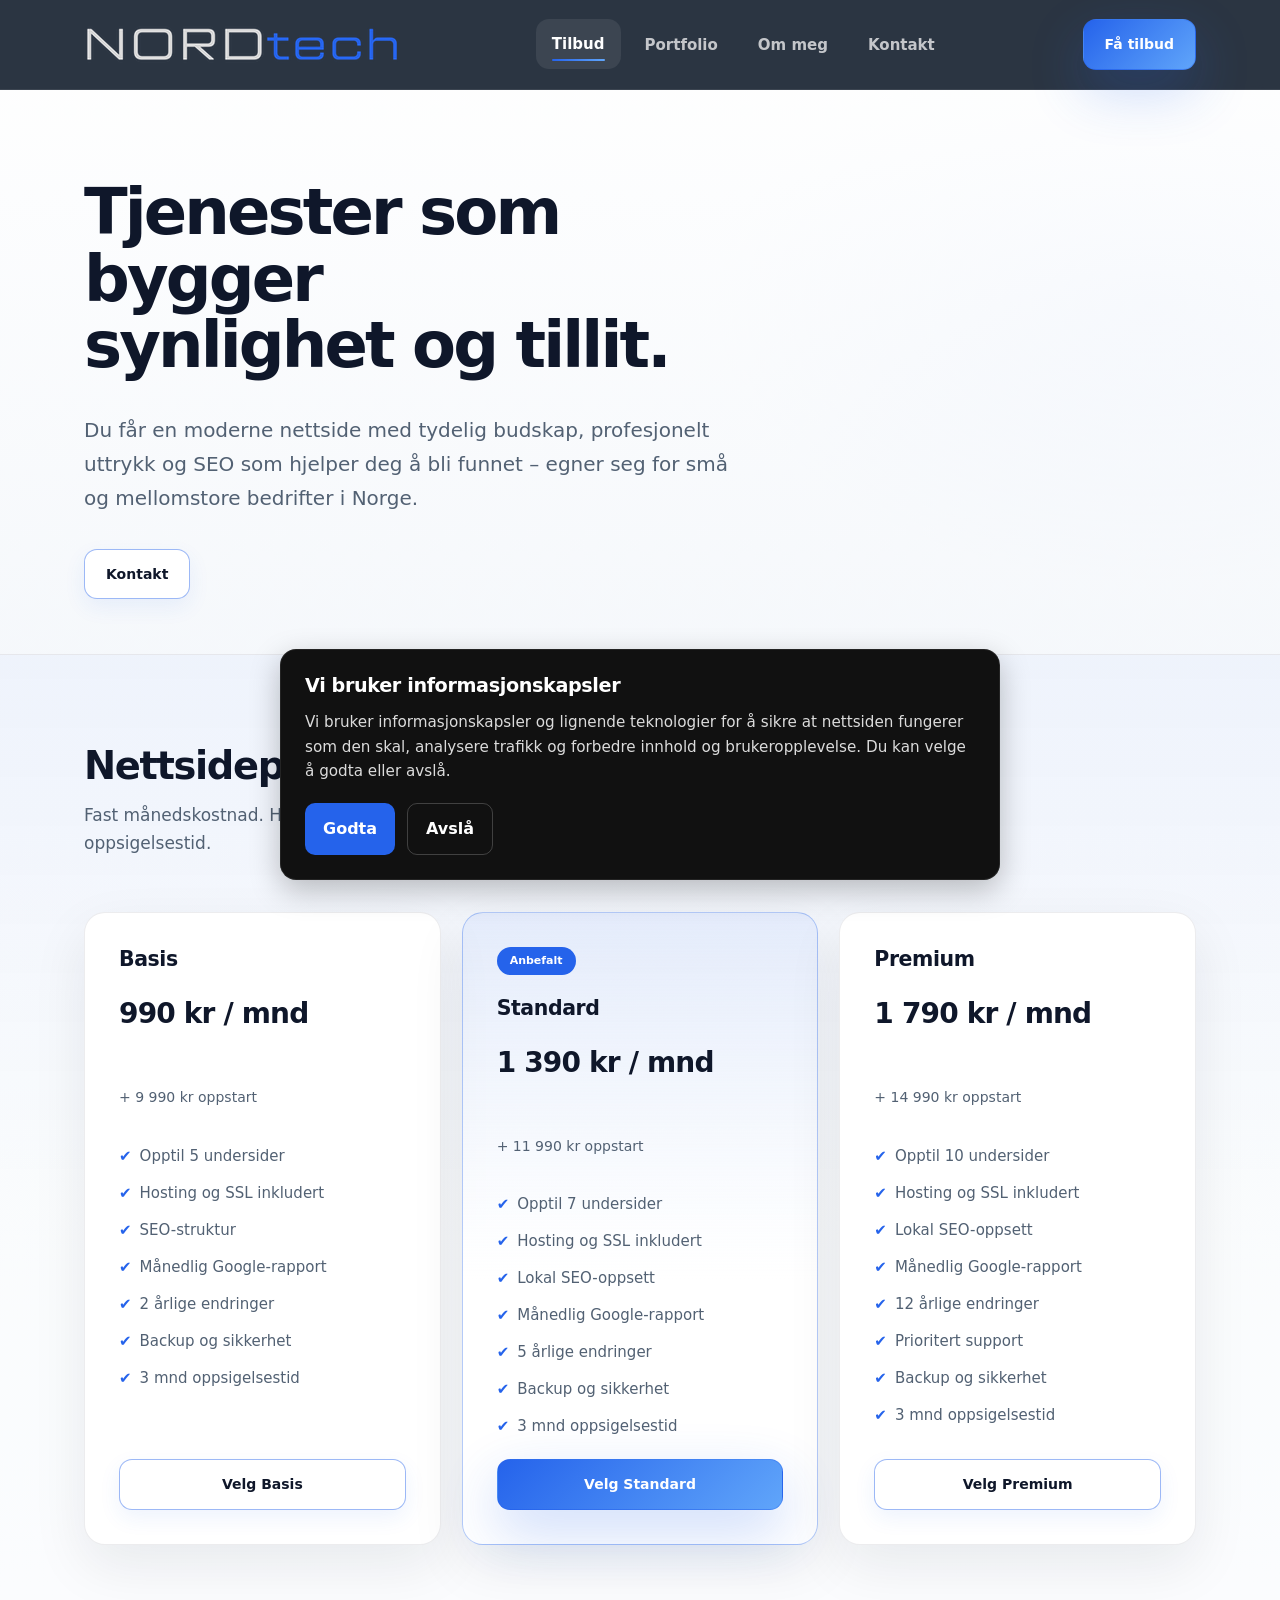
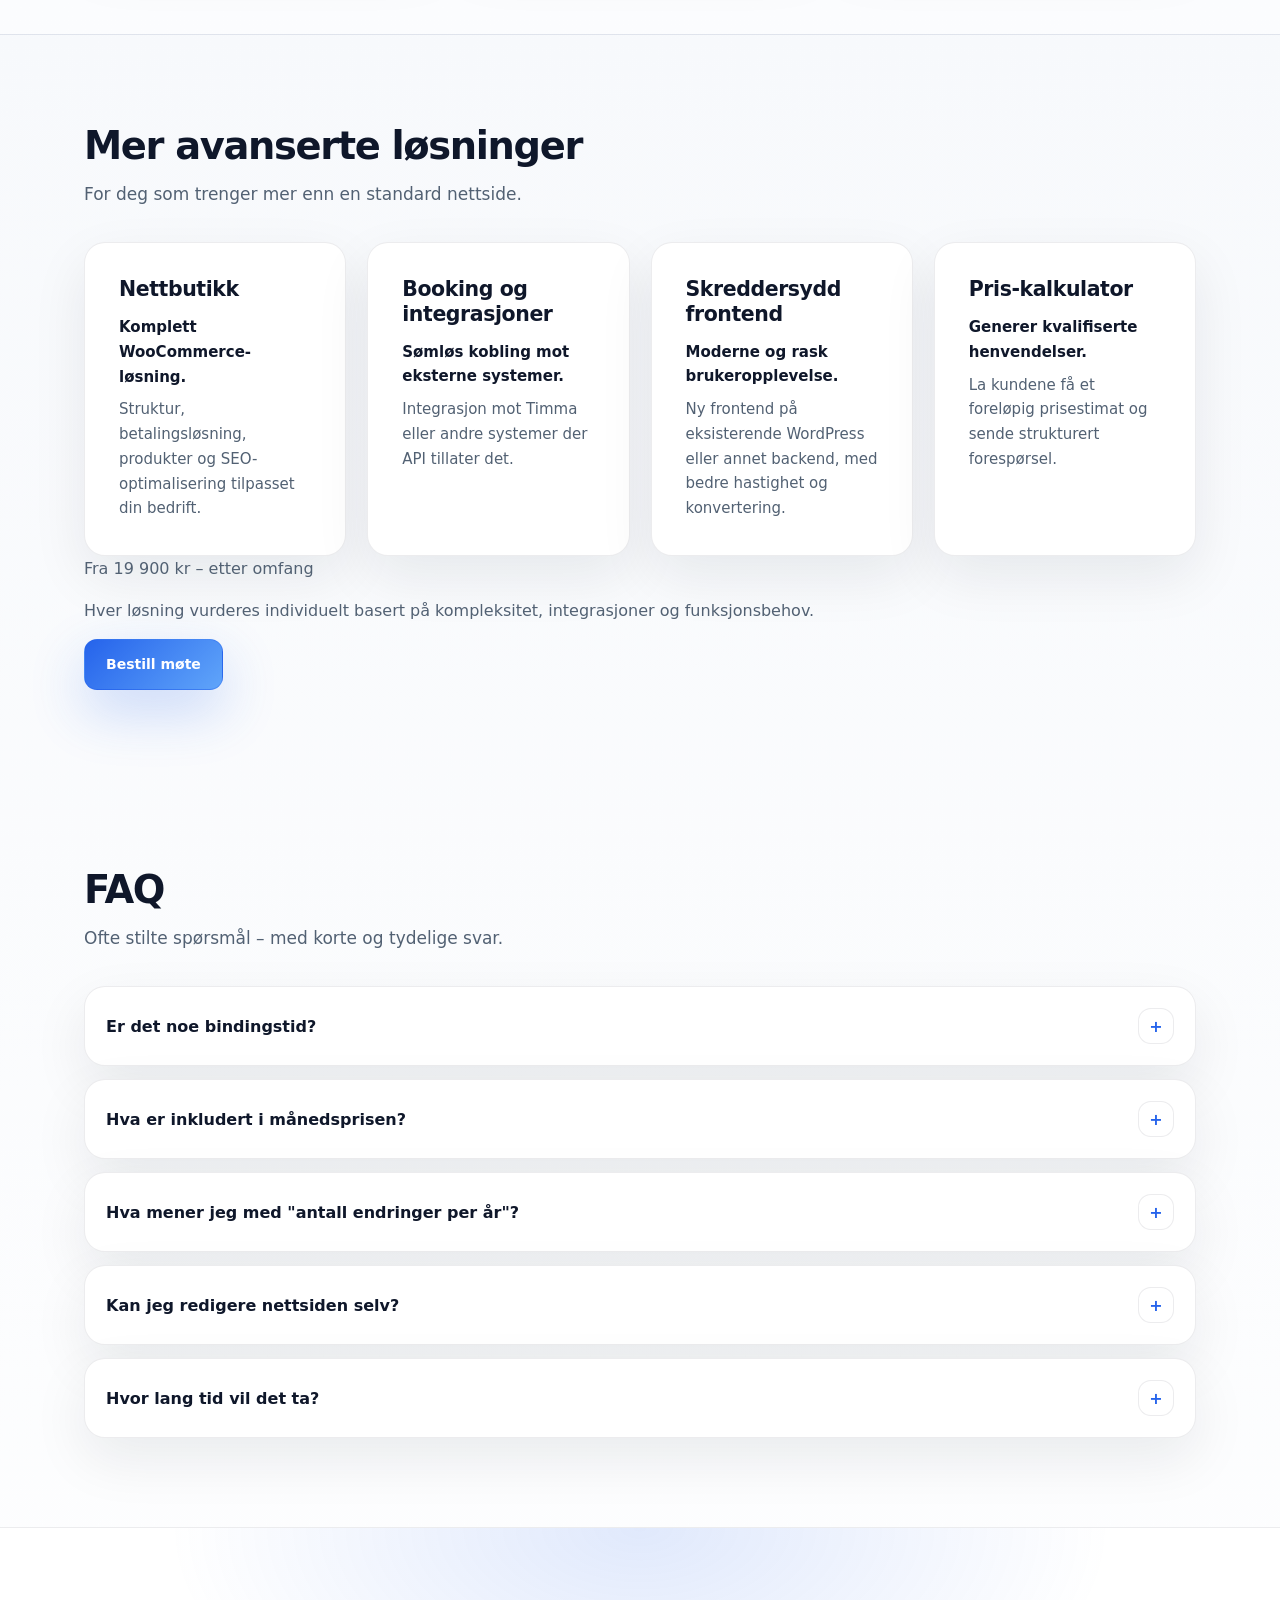
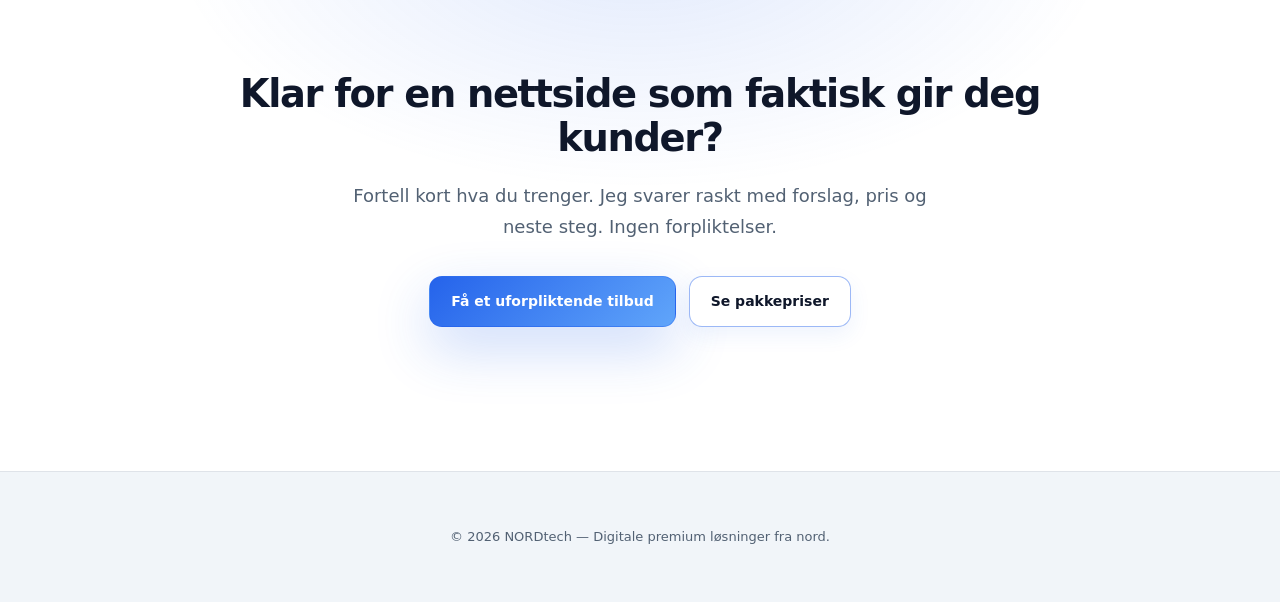
<file: tjenester.html>
<!doctype html>
<html lang="no">
  <head>
    <meta charset="utf-8" />
    <meta name="viewport" content="width=device-width, initial-scale=1" />
    <title>NordTech — Tjenester og priser</title>
    <meta
      name="description"
      content="Nettsidepakker og tjenester som bygger synlighet og tillit for små og mellomstore bedrifter i Norge."
    />
    <link rel="stylesheet" href="styles.css" />
    <link
      rel="apple-touch-icon"
      sizes="180x180"
      href="assets/favicon/apple-touch-icon.png"
    />
    <link
      rel="icon"
      type="image/png"
      sizes="32x32"
      href="assets/favicon/favicon-32x32.png"
    />
    <link
      rel="icon"
      type="image/png"
      sizes="16x16"
      href="assets/favicon/favicon-16x16.png"
    />
    <link rel="manifest" href="assets/favicon/site.webmanifest" />
  </head>

  <body>
    <header class="site-header">
      <div class="container nav">
        <div class="brand">
          <div class="logo" aria-hidden="true"></div>
          <a href="index.html">
            <img src="assets/nordtech-logo.png" alt="NordTech logo" />
          </a>
        </div>

        <nav class="nav-links" aria-label="Hovedmeny">
          <a href="tjenester.html" aria-current="page">Tilbud</a>
          <a href="portfolio.html">Portfolio</a>
          <a href="om.html">Om meg</a>
          <a href="kontakt.html">Kontakt</a>
        </nav>

        <a href="kontakt.html" class="btn primary desktop-cta">Få tilbud</a>

        <button
          class="menu-btn"
          type="button"
          aria-label="Åpne meny"
          aria-controls="menu-overlay"
          aria-expanded="false"
        >
          <span class="menu-icon" aria-hidden="true">
            <span></span><span></span><span></span>
          </span>
        </button>
      </div>

      <!-- OVERLAY -->
      <div class="menu-overlay" id="menu-overlay" aria-hidden="true">
        <div
          class="menu-panel"
          role="dialog"
          aria-modal="true"
          aria-label="Meny"
        >
          <nav class="menu-links" aria-label="Mobilmeny">
            <a href="tjenester.html" aria-current="page">Tilbud</a>
            <a href="portfolio.html">Portfolio</a>
            <a href="om.html">Om meg</a>
            <a href="kontakt.html">Kontakt</a>
          </nav>
        </div>
      </div>
    </header>

    <main>
      <!-- HERO (small)-->
      <section class="hero hero--small">
        <div class="container hero-grid">
          <div>
            <h1>
              Tjenester som bygger<br />
              synlighet og tillit.
            </h1>
            <p class="lead">
              Du får en moderne nettside med tydelig budskap, profesjonelt
              uttrykk og SEO som hjelper deg å bli funnet – egner seg for små og
              mellomstore bedrifter i Norge.
            </p>
            <div class="hero-buttons">
              <a href="kontakt.html" class="btn secondary">Kontakt</a>
            </div>
          </div>
        </div>
      </section>

      <!-- PRICING -->
      <section class="section dark" id="pakker">
        <div class="container">
          <div class="section-head">
            <h2>Nettsidepakker</h2>
            <p class="sub">
              Fast månedskostnad. Hosting inkludert. Ingen bindingstid – kun 3
              måneders oppsigelsestid.
            </p>
          </div>

          <div class="pricing-cards">
            <!-- BASIS -->
            <div class="pricing-card">
              <h3>Basis</h3>
              <p class="price">990 kr / mnd</p>
              <p class="setup">+ 9 990 kr oppstart</p>

              <ul>
                <li>Opptil 5 undersider</li>
                <li>Hosting og SSL inkludert</li>
                <li>SEO-struktur</li>
                <li>Månedlig Google-rapport</li>
                <li>2 årlige endringer</li>
                <li>Backup og sikkerhet</li>
                <li>3 mnd oppsigelsestid</li>
              </ul>

              <a href="kontakt.html" class="btn secondary">Velg Basis</a>
            </div>

            <!-- STANDARD -->
            <div class="pricing-card recommended">
              <div class="badge">Anbefalt</div>
              <h3>Standard</h3>
              <p class="price">1 390 kr / mnd</p>
              <p class="setup">+ 11 990 kr oppstart</p>

              <ul>
                <li>Opptil 7 undersider</li>
                <li>Hosting og SSL inkludert</li>
                <li>Lokal SEO-oppsett</li>
                <li>Månedlig Google-rapport</li>
                <li>5 årlige endringer</li>
                <li>Backup og sikkerhet</li>
                <li>3 mnd oppsigelsestid</li>
              </ul>

              <a href="kontakt.html" class="btn primary">Velg Standard</a>
            </div>

            <!-- PREMIUM -->
            <div class="pricing-card">
              <h3>Premium</h3>
              <p class="price">1 790 kr / mnd</p>
              <p class="setup">+ 14 990 kr oppstart</p>

              <ul>
                <li>Opptil 10 undersider</li>
                <li>Hosting og SSL inkludert</li>
                <li>Lokal SEO-oppsett</li>
                <li>Månedlig Google-rapport</li>
                <li>12 årlige endringer</li>
                <li>Prioritert support</li>
                <li>Backup og sikkerhet</li>
                <li>3 mnd oppsigelsestid</li>
              </ul>

              <a href="kontakt.html" class="btn secondary">Velg Premium</a>
            </div>
          </div>
        </div>
      </section>

      <!-- ADVANCED -->
      <section class="section" id="avanserte">
        <div class="container">
          <div class="section-head">
            <h2>Mer avanserte løsninger</h2>
            <p class="sub">For deg som trenger mer enn en standard nettside.</p>
          </div>

          <div class="cards">
            <div class="card">
              <h3>Nettbutikk</h3>
              <p class="p-bold">Komplett WooCommerce-løsning.</p>
              <p>
                Struktur, betalingsløsning, produkter og SEO-optimalisering
                tilpasset din bedrift.
              </p>
            </div>

            <div class="card">
              <h3>Booking og integrasjoner</h3>
              <p class="p-bold">Sømløs kobling mot eksterne systemer.</p>
              <p>
                Integrasjon mot Timma eller andre systemer der API tillater det.
              </p>
            </div>

            <div class="card">
              <h3>Skreddersydd frontend</h3>
              <p class="p-bold">Moderne og rask brukeropplevelse.</p>
              <p>
                Ny frontend på eksisterende WordPress eller annet backend, med
                bedre hastighet og konvertering.
              </p>
            </div>

            <div class="card">
              <h3>Pris-kalkulator</h3>
              <p class="p-bold">Generer kvalifiserte henvendelser.</p>
              <p>
                La kundene få et foreløpig prisestimat og sende strukturert
                forespørsel.
              </p>
            </div>
          </div>

          <div class="callout">
            <p class="callout-title">Fra 19 900 kr – etter omfang</p>
            <p class="callout-sub">
              Hver løsning vurderes individuelt basert på kompleksitet,
              integrasjoner og funksjonsbehov.
            </p>
            <a href="kontakt.html" class="btn primary">Bestill møte</a>
          </div>
        </div>
      </section>

      <!-- FAQ -->
      <section class="section" id="faq">
        <div class="container">
          <div class="section-head">
            <h2>FAQ</h2>
            <p class="sub">
              Ofte stilte spørsmål – med korte og tydelige svar.
            </p>
          </div>

          <div class="faq">
            <details class="faq-item">
              <summary>Er det noe bindingstid?</summary>
              <div class="faq-panel">
                <div class="faq-content">
                  <p>
                    Nei. Du har ingen bindingstid, men det er
                    <strong>3 måneders oppsigelsestid</strong>.
                  </p>
                </div>
              </div>
            </details>

            <details class="faq-item">
              <summary>Hva er inkludert i månedsprisen?</summary>
              <div class="faq-panel">
                <div class="faq-content">
                  <p>
                    Hosting, SSL, teknisk drift, backup, grunnleggende
                    sikkerhet, månedlig Google-rapport og endringer i henhold
                    til pakken du har valgt.
                  </p>
                </div>
              </div>
            </details>

            <details class="faq-item">
              <summary>Hva mener jeg med "antall endringer per år"?</summary>
              <div class="faq-panel">
                <div class="faq-content">
                  <p>
                    Mindre innholdsoppdateringer som tekst, bilder, lenker og
                    små justeringer. Større endringer prises separat.
                  </p>
                </div>
              </div>
            </details>

            <details class="faq-item">
              <summary>Kan jeg redigere nettsiden selv?</summary>
              <div class="faq-panel">
                <div class="faq-content">
                  <p>
                    Ja. Nettsiden kan leveres med WordPress som backend, slik at
                    du kan redigere innholdet på den selv.
                  </p>
                </div>
              </div>
            </details>

            <details class="faq-item">
              <summary>Hvor lang tid vil det ta?</summary>
              <div class="faq-panel">
                <div class="faq-content">
                  <p>
                    Vanligvis <strong>1–3 uker</strong> for standard nettsider,
                    avhengig av innhold og avklaringer.
                  </p>
                </div>
              </div>
            </details>
          </div>
        </div>
      </section>

      <!-- FINAL CTA -->
      <section class="section cta-final">
        <div class="container">
          <div class="cta-box">
            <h2>Klar for en nettside som faktisk gir deg kunder?</h2>
            <p>
              Fortell kort hva du trenger. Jeg svarer raskt med forslag, pris og
              neste steg. Ingen forpliktelser.
            </p>
            <div class="cta-actions">
              <a href="kontakt.html" class="btn primary"
                >Få et uforpliktende tilbud</a
              >
              <a href="#pakker" class="btn secondary">Se pakkepriser</a>
            </div>
          </div>
        </div>
      </section>
    </main>

    <footer>
      <div class="container">
        <p>© 2026 NORDtech — Digitale premium løsninger fra nord.</p>
      </div>
    </footer>

    <script type="module" src="js/main.js"></script>
  </body>
</html>
</file>
<file: styles.css>
/* =========================================================
   NORDTECH — LIGHT PREMIUM CSS
   Fibonacci spacing: 8 / 13 / 21 / 34 / 55 / 89 / 144
========================================================= */

:root {
  --bg: #f7f9fc;
  --bg2: #edf3f8;
  --surface: rgba(255, 255, 255, 0.82);
  --surface-strong: #ffffff;
  --card: #ffffff;

  --text: #0f172a;
  --muted: #526173;
  --muted2: #7a8796;

  --accent: #2563eb;
  --accent2: #60a5fa;

  --border: rgba(15, 23, 42, 0.08);
  --border2: rgba(15, 23, 42, 0.14);

  --shadow-sm: 0 8px 21px rgba(15, 23, 42, 0.06);
  --shadow-md: 0 21px 55px rgba(15, 23, 42, 0.08);
  --shadow-lg: 0 34px 89px rgba(15, 23, 42, 0.1);

  --r8: 8px;
  --r13: 13px;
  --r21: 21px;
  --r34: 34px;

  --s8: 8px;
  --s13: 13px;
  --s21: 21px;
  --s34: 34px;
  --s55: 55px;
  --s89: 89px;
  --s144: 144px;

  --max: 1180px;

  --h1: clamp(42px, 5vw, 68px);
  --h2: clamp(28px, 3vw, 42px);
  --h3: clamp(18px, 1.6vw, 24px);

  --ease: cubic-bezier(0.2, 0.8, 0.2, 1);
}

/* Force light mode even if JS adds dark-mode */
body.dark-mode {
  --bg: #f7f9fc;
  --bg2: #edf3f8;
  --surface: rgba(255, 255, 255, 0.82);
  --surface-strong: #ffffff;
  --card: #ffffff;
  --text: #0f172a;
  --muted: #526173;
  --muted2: #7a8796;
}

/* RESET */
* {
  box-sizing: border-box;
}

html {
  min-height: 100%;
  scroll-behavior: smooth;
}

body {
  min-height: 100%;
  margin: 0;
  font-family:
    ui-sans-serif,
    system-ui,
    -apple-system,
    BlinkMacSystemFont,
    'Segoe UI',
    Roboto,
    Helvetica,
    Arial,
    sans-serif;
  color: var(--text);
  background:
    radial-gradient(
      900px 550px at 14% -8%,
      rgba(96, 165, 250, 0.2),
      transparent 60%
    ),
    radial-gradient(
      760px 480px at 90% 8%,
      rgba(37, 99, 235, 0.12),
      transparent 58%
    ),
    linear-gradient(180deg, var(--bg2), var(--bg) 42%, #ffffff);
  line-height: 1.6;
  -webkit-font-smoothing: antialiased;
  text-rendering: optimizeLegibility;
  overflow-x: hidden;
}

body.menu-lock {
  overflow: hidden;
}

a {
  color: inherit;
  text-decoration: none;
}

img {
  display: block;
  max-width: 100%;
}

.hidden {
  display: none !important;
}

.container {
  width: 100%;
  max-width: var(--max);
  margin: 0 auto;
  padding-inline: var(--s34);
}

/* TYPOGRAPHY */
h1,
h2,
h3,
h4,
p {
  margin-top: 0;
}

h1 {
  max-width: 760px;
  margin-bottom: 0;
  font-size: var(--h1);
  line-height: 1.04;
  letter-spacing: -0.045em;
}

h2 {
  max-width: 820px;
  margin-bottom: 0;
  font-size: var(--h2);
  line-height: 1.14;
  letter-spacing: -0.035em;
}

h3 {
  margin-bottom: var(--s13);
  font-size: var(--h3);
  line-height: 1.2;
  letter-spacing: -0.02em;
}

h4 {
  margin-bottom: var(--s8);
  font-size: 17px;
  line-height: 1.3;
}

p {
  color: var(--muted);
}

.lead {
  max-width: 680px;
  margin-top: var(--s34);
  margin-bottom: 0;
  color: var(--muted);
  font-size: 20px;
  line-height: 1.7;
}

.p-bold {
  margin-bottom: var(--s8) !important;
  color: var(--text) !important;
  font-weight: 700;
}

/* HEADER */
.site-header,
header {
  position: sticky;
  top: 0;
  z-index: 50;
  background: rgba(31, 41, 55, 0.94); /* ciemnoszary */
  border-bottom: 1px solid rgba(255, 255, 255, 0.08);
  backdrop-filter: blur(21px);
}

.nav {
  display: flex;
  align-items: center;
  justify-content: space-between;
  min-height: 89px;
  gap: var(--s21);
}

.brand {
  display: flex;
  align-items: center;
  gap: var(--s13);
}

.brand .logo {
  display: none;
}

.brand img {
  width: auto;
  height: 42px;
}

.nav-links {
  display: flex;
  align-items: center;
  gap: var(--s8);
}

.nav-links a,
nav a {
  position: relative;
  padding: 13px 16px;
  border-radius: var(--r13);
  color: rgba(255, 255, 255, 0.72);
  font-size: 15px;
  font-weight: 600;
  transition:
    background 0.18s var(--ease),
    color 0.18s var(--ease),
    transform 0.18s var(--ease);
}

.nav-links a:hover,
nav a:hover,
.nav-links a[aria-current='page'] {
  background: rgba(255, 255, 255, 0.08);
  color: #ffffff;
  transform: translateY(-1px);
}

.nav-links a::after {
  content: '';
  position: absolute;
  left: 16px;
  right: 16px;
  bottom: 8px;
  height: 2px;
  border-radius: 2px;
  background: transparent;
}

.nav-links a[aria-current='page']::after {
  background: linear-gradient(90deg, var(--accent), var(--accent2));
}
/* BUTTONS */
.btn {
  display: inline-flex;
  align-items: center;
  justify-content: center;
  min-height: 48px;
  gap: 10px;
  padding: 13px 21px;
  border-radius: var(--r13);
  border: 1px solid var(--border);
  background: #ffffff;
  color: var(--text);
  box-shadow: var(--shadow-sm);
  font-size: 14px;
  font-weight: 800;
  transition:
    transform 0.18s var(--ease),
    background 0.18s var(--ease),
    border-color 0.18s var(--ease),
    box-shadow 0.18s var(--ease);
}

.btn:hover {
  transform: translateY(-2px);
  border-color: var(--border2);
  box-shadow: var(--shadow-md);
}

.btn:active {
  transform: translateY(0) scale(0.99);
}

.btn.primary {
  color: #ffffff;
  border-color: rgba(37, 99, 235, 0.36);
  background: linear-gradient(135deg, #2563eb, #60a5fa);
  box-shadow: 0 21px 55px rgba(37, 99, 235, 0.24);
}

.btn.primary:hover {
  box-shadow: 0 34px 89px rgba(37, 99, 235, 0.28);
}

.btn.secondary {
  background: #ffffff;
  color: var(--text);
  border: 1px solid rgba(37, 99, 235, 0.45);
  box-shadow: 0 8px 21px rgba(37, 99, 235, 0.08);
}

.btn.secondary:hover {
  background: rgba(37, 99, 235, 0.04);
  border-color: var(--accent);
  color: var(--accent);
  box-shadow: 0 13px 34px rgba(37, 99, 235, 0.14);
}

/* HERO */
.hero {
  position: relative;
  min-height: 720px;
  padding: var(--s144) 0 var(--s89);
  background-image: url('assets/nettside-nord-norge.webp');
  background-size: cover;
  background-position: right center;
  background-repeat: no-repeat;
  overflow: hidden;
}

.hero::before {
  content: '';
  position: absolute;
  inset: 0;
  z-index: 0;
  background: linear-gradient(
    90deg,
    rgba(247, 249, 252, 0.98) 0%,
    rgba(247, 249, 252, 0.92) 43%,
    rgba(247, 249, 252, 0.54) 68%,
    rgba(247, 249, 252, 0.16) 100%
  );
}

.hero .container {
  position: relative;
  z-index: 1;
}

.hero-grid {
  display: grid;
  grid-template-columns: 1fr 0.618fr;
  align-items: center;
  gap: var(--s55);
}

.hero-buttons {
  display: flex;
  flex-wrap: wrap;
  gap: var(--s13);
  margin-top: var(--s34);
}

/* SECTIONS */
.section {
  padding: var(--s89) 0;
}

.section.dark {
  background:
    linear-gradient(180deg, rgba(37, 99, 235, 0.045), transparent 55%),
    rgba(255, 255, 255, 0.44);
  border-top: 1px solid var(--border);
  border-bottom: 1px solid var(--border);
}

.section-head {
  max-width: 760px;
}

.section-head .sub {
  margin-top: var(--s13);
  margin-bottom: 0;
  color: var(--muted);
  font-size: 17px;
  line-height: 1.65;
}

/* CARDS */
.cards {
  display: grid;
  grid-template-columns: repeat(4, 1fr);
  gap: var(--s21);
  margin-top: var(--s34);
}

.card,
.card-no-frame,
.process > div,
.pricing-card,
.info-card,
.contact-card,
.faq-item {
  border: 1px solid var(--border);
  border-radius: var(--r21);
  background: var(--card);
  box-shadow: var(--shadow-md);
}

.card {
  padding: var(--s34);
  transition:
    transform 0.18s var(--ease),
    border-color 0.18s var(--ease),
    box-shadow 0.18s var(--ease);
}

.card:hover,
.process > div:hover,
.pricing-card:hover {
  transform: translateY(-4px);
  border-color: rgba(37, 99, 235, 0.22);
  box-shadow: var(--shadow-lg);
}

.card h3 {
  margin-bottom: var(--s13);
}

.card p {
  margin-bottom: 0;
  font-size: 15px;
  line-height: 1.65;
}

/* WHY CHOOSE */
.card-no-frame {
  padding: var(--s34);
  background: transparent;
  border: 0;
  box-shadow: none;
}

.card-no-frame svg {
  width: 34px;
  height: 34px;
  margin-bottom: var(--s21);
  color: var(--accent);
}

.card-no-frame h3 {
  margin-bottom: var(--s13);
}

.card-no-frame p {
  margin-bottom: 0;
  font-size: 15px;
  line-height: 1.65;
}

/* PROCESS */
.process {
  display: grid;
  grid-template-columns: repeat(3, 1fr);
  gap: var(--s21);
  margin-top: var(--s34);
}

.process > div {
  padding: var(--s34);
  transition:
    transform 0.18s var(--ease),
    border-color 0.18s var(--ease),
    box-shadow 0.18s var(--ease);
}

.process span,
.mini-steps span {
  display: inline-flex;
  align-items: center;
  justify-content: center;
  width: 42px;
  height: 42px;
  margin-bottom: var(--s21);
  border: 1px solid rgba(37, 99, 235, 0.18);
  border-radius: var(--r13);
  background: rgba(37, 99, 235, 0.08);
  color: var(--accent);
  font-size: 12px;
  font-weight: 900;
}

.process p {
  margin-bottom: 0;
  font-size: 14px;
  line-height: 1.65;
}

/* FINAL CTA */
.cta-final {
  padding: var(--s144) 0;
  background:
    radial-gradient(
      760px 420px at 50% 0%,
      rgba(37, 99, 235, 0.14),
      transparent 62%
    ),
    #ffffff;
  border-top: 1px solid var(--border);
}

.cta-box {
  max-width: 820px;
  margin: 0 auto;
  text-align: center;
}

.cta-box h2 {
  margin-inline: auto;
}

.cta-box p {
  max-width: 610px;
  margin: var(--s21) auto var(--s34);
  font-size: 18px;
  line-height: 1.7;
}

.cta-actions {
  display: flex;
  flex-wrap: wrap;
  justify-content: center;
  gap: var(--s13);
}

/* FOOTER */
footer {
  padding: var(--s55) 0;
  border-top: 1px solid var(--border);
  background: #f1f5f9;
  color: var(--muted);
  font-size: 13px;
  text-align: center;
}

footer p {
  margin-bottom: 0;
}

/* MOBILE MENU */
.desktop-cta {
  display: inline-flex;
}

.menu-btn {
  display: none;
  align-items: center;
  justify-content: center;
  width: 46px;
  height: 46px;
  padding: 0;
  border: 1px solid var(--border);
  border-radius: var(--r13);
  background: #ffffff;
  color: var(--text);
  box-shadow: var(--shadow-sm);
  cursor: pointer;
}

.menu-icon {
  position: relative;
  display: inline-block;
  width: 22px;
  height: 14px;
}

.menu-icon span {
  position: absolute;
  left: 0;
  right: 0;
  height: 2px;
  border-radius: 999px;
  background: var(--text);
  transition:
    transform 0.22s var(--ease),
    top 0.22s var(--ease),
    opacity 0.18s var(--ease);
}

.menu-icon span:nth-child(1) {
  top: 0;
}

.menu-icon span:nth-child(2) {
  top: 6px;
}

.menu-icon span:nth-child(3) {
  top: 12px;
}

.is-menu-open .menu-icon span:nth-child(1) {
  top: 6px;
  transform: rotate(45deg);
}

.is-menu-open .menu-icon span:nth-child(2) {
  opacity: 0;
}

.is-menu-open .menu-icon span:nth-child(3) {
  top: 6px;
  transform: rotate(-45deg);
}

.menu-overlay {
  position: fixed;
  inset: 0;
  z-index: 100;
  margin-top: 89px;
  display: grid;
  place-items: start end;
  background: rgba(15, 23, 42, 0.22);
  opacity: 0;
  pointer-events: none;
  transition: opacity 0.22s var(--ease);
}

.menu-panel {
  width: 100%;
  height: 100%;
  padding: var(--s34);
  background: rgba(255, 255, 255, 0.96);
  border-left: 1px solid var(--border);
  box-shadow: var(--shadow-lg);
  backdrop-filter: blur(21px);
  transform: translateX(21px);
  transition: transform 0.26s var(--ease);
}

.site-header.is-menu-open .menu-overlay {
  opacity: 1;
  pointer-events: auto;
}

.site-header.is-menu-open .menu-panel {
  transform: translateX(0);
}

.menu-links {
  display: grid;
  gap: var(--s13);
  margin-top: var(--s55);
}

.menu-links a:not(.btn) {
  display: block;
  padding: 16px 18px;
  border: 1px solid var(--border);
  border-radius: var(--r13);
  background: #ffffff;
  color: var(--text);
  font-size: 16px;
  font-weight: 800;
}

/* PRICING */
.pricing-cards {
  display: grid;
  grid-template-columns: repeat(3, 1fr);
  gap: var(--s21);
  margin-top: var(--s55);
}

.pricing-card {
  position: relative;
  display: flex;
  flex-direction: column;
  gap: var(--s21);
  padding: var(--s34);
  transition:
    transform 0.18s var(--ease),
    border-color 0.18s var(--ease),
    box-shadow 0.18s var(--ease);
}

.pricing-card h3 {
  margin-bottom: 0;
}

.price {
  color: var(--text);
  font-size: 28px;
  font-weight: 900;
  letter-spacing: -0.03em;
}

.setup {
  color: var(--muted);
  font-size: 14px;
}

.pricing-card ul {
  display: grid;
  gap: var(--s13);
  margin: 0;
  padding: 0;
  list-style: none;
  color: var(--muted);
  font-size: 15px;
}

.pricing-card ul li::before {
  content: '✔';
  margin-right: 8px;
  color: var(--accent);
  font-weight: 900;
}

.pricing-card .btn {
  margin-top: auto;
}

.pricing-card.recommended {
  border-color: rgba(37, 99, 235, 0.34);
  background: linear-gradient(180deg, rgba(37, 99, 235, 0.08), #ffffff 58%);
}

.badge,
.pricing-card .badge {
  display: inline-block;
  width: fit-content;
  padding: 5px 13px;
  border-radius: 999px;
  background: var(--accent);
  color: #ffffff;
  font-size: 11px;
  font-weight: 800;
}

/* PRICING TABLE */
.pricing-table {
  margin-top: var(--s34);
  overflow-x: auto;
}

.pricing-table table {
  width: 100%;
  overflow: hidden;
  border-collapse: collapse;
  border-radius: var(--r21);
  background: #ffffff;
  box-shadow: var(--shadow-md);
}

.pricing-table th,
.pricing-table td {
  padding: var(--s21);
  border-bottom: 1px solid var(--border);
  font-size: 14px;
  text-align: center;
}

.pricing-table th:first-child,
.pricing-table td:first-child {
  color: var(--muted);
  font-weight: 600;
  text-align: left;
}

.plan-name {
  margin-bottom: 6px;
  font-weight: 900;
}

.plan-price {
  margin-bottom: 4px;
  font-size: 18px;
  font-weight: 900;
}

.plan-setup {
  color: var(--muted);
  font-size: 12px;
}

.recommended {
  background: rgba(37, 99, 235, 0.06);
}

/* FAQ */
.faq {
  display: grid;
  gap: var(--s13);
  margin-top: var(--s34);
}

.faq-item {
  overflow: hidden;
}

.faq-item summary {
  display: flex;
  align-items: center;
  justify-content: space-between;
  gap: var(--s21);
  padding: var(--s21);
  color: var(--text);
  font-weight: 800;
  cursor: pointer;
  list-style: none;
}

.faq-item summary::-webkit-details-marker {
  display: none;
}

.faq-item summary::after {
  content: '+';
  display: inline-flex;
  align-items: center;
  justify-content: center;
  width: 34px;
  height: 34px;
  flex: 0 0 auto;
  border: 1px solid var(--border);
  border-radius: var(--r13);
  background: #ffffff;
  color: var(--accent);
  font-weight: 900;
  transition: transform 0.22s var(--ease);
}

.faq-item[open] summary::after {
  transform: rotate(45deg);
}

.faq-panel {
  display: grid;
  grid-template-rows: 0fr;
  transition: grid-template-rows 0.28s var(--ease);
}

.faq-item[open] .faq-panel {
  grid-template-rows: 1fr;
}

.faq-panel > .faq-content {
  overflow: hidden;
}

.faq-content {
  padding: 0 var(--s21) var(--s21);
  color: var(--muted);
  font-size: 15px;
  opacity: 0;
  transform: translateY(-4px);
  transition:
    opacity 0.22s var(--ease),
    transform 0.22s var(--ease);
}

.faq-item[open] .faq-content {
  opacity: 1;
  transform: translateY(0);
}

.faq-content p {
  margin-bottom: 0;
}

/* ABOUT PAGE */
.hero.hero--small {
  min-height: auto;
  padding: var(--s89) 0 var(--s55);
  background-image: none;
}

.hero.hero--small::before {
  background: linear-gradient(
    180deg,
    rgba(255, 255, 255, 0.92),
    rgba(247, 249, 252, 0.74)
  );
}

.about-grid {
  display: grid;
  grid-template-columns: 0.618fr 1fr;
  align-items: start;
  gap: var(--s55);
}

.about-photo {
  width: min(100%, 420px);
  aspect-ratio: 1 / 1;
  border-radius: 50%;
  overflow: hidden;
  border: 1px solid var(--border);
  background: #ffffff;
  box-shadow: var(--shadow-md);
  justify-self: center;
}

.about-photo picture,
.about-photo img {
  width: 100%;
  height: 100%;
  display: block;
}

.about-photo img {
  object-fit: cover;
  object-position: center top;
}
.about-copy h2 {
  margin-bottom: var(--s21);
}

.about-lead {
  margin-bottom: var(--s13);
  color: var(--text);
  font-size: 18px;
  line-height: 1.75;
}

.about-muted {
  margin-bottom: var(--s13);
  color: var(--muted);
  font-size: 15px;
  line-height: 1.7;
}

.about-actions {
  display: flex;
  flex-wrap: wrap;
  gap: var(--s13);
  margin-top: var(--s21);
}

.about-note {
  margin-top: var(--s13);
  color: var(--muted2);
  font-size: 13px;
}

/* CONTACT PAGE */
.contact-wrapper {
  position: relative;
  max-width: 720px;
  margin: 0 auto;
}

.contact-intro {
  margin-bottom: var(--s34);
}

.contact-split {
  display: grid;
  grid-template-columns: 1fr 0.618fr;
  align-items: start;
  gap: var(--s34);
  margin-top: var(--s34);
}

.contact-card,
.info-card {
  padding: var(--s34);
}

.contact-form {
  display: flex;
  flex-direction: column;
  gap: var(--s21);
}

.form-group {
  display: flex;
  flex-direction: column;
  gap: var(--s8);
}

.form-group label {
  color: var(--muted);
  font-size: 14px;
  font-weight: 700;
}

.form-group input,
.form-group textarea {
  width: 100%;
  min-height: 50px;
  padding: 13px 16px;
  border: 1px solid var(--border);
  border-radius: var(--r13);
  background: #ffffff;
  color: var(--text);
  font-size: 15px;
  resize: vertical;
  transition:
    border-color 0.18s var(--ease),
    box-shadow 0.18s var(--ease);
}

.form-group input:focus,
.form-group textarea:focus {
  border-color: rgba(37, 99, 235, 0.45);
  outline: none;
  box-shadow: 0 0 0 4px rgba(37, 99, 235, 0.1);
}

.form-note {
  margin-bottom: 0;
  color: var(--muted2);
  font-size: 12px;
}

.contact-aside {
  display: grid;
  gap: var(--s13);
}

.info-card--soft {
  border-color: rgba(37, 99, 235, 0.22);
  background: linear-gradient(180deg, rgba(37, 99, 235, 0.08), #ffffff 70%);
}

.info-card h3 {
  margin-bottom: var(--s13);
}

.info-list {
  display: grid;
  gap: var(--s13);
  margin: 0;
  padding: 0;
  color: var(--muted);
  list-style: none;
}

.info-lines p {
  margin: 6px 0;
  color: var(--muted);
}

.info-lines a {
  color: var(--text);
  text-decoration: underline;
  text-underline-offset: 3px;
}

.info-link {
  margin-top: var(--s13);
}

.legal-note {
  margin-top: var(--s21);
  color: var(--muted2);
  font-size: 12px;
}

.mini-steps {
  display: grid;
  gap: var(--s13);
}

.mini-steps > div {
  display: grid;
  grid-template-columns: 42px 1fr;
  gap: var(--s13);
  align-items: start;
}

.mini-steps span {
  margin-bottom: 0;
}

.mini-steps p {
  margin: 6px 0 0;
  font-size: 14px;
}

/* SUCCESS SCREEN */
.success-screen {
  position: absolute;
  margin-top: 600px;
  inset: 0;
  display: grid;
  place-items: center;
  border-radius: var(--r21);
  background: lightgray;
  backdrop-filter: blur(13px);
  opacity: 0;
  pointer-events: none;
  transform: translateY(6px);
  transition:
    opacity 0.28s var(--ease),
    transform 0.28s var(--ease);
}

.success-screen.active {
  opacity: 1;
  pointer-events: auto;
  transform: translateY(0);
}

.success-box {
  max-width: 460px;
  padding: var(--s34);
  text-align: center;
}

.success-box h3 {
  margin-bottom: var(--s13);
}

.success-box p {
  margin-bottom: var(--s21);
}

.success-icon {
  display: grid;
  place-items: center;
  width: 62px;
  height: 62px;
  margin: 0 auto var(--s21);
  border-radius: 999px;
  background: linear-gradient(135deg, var(--accent), var(--accent2));
  color: #ffffff;
  box-shadow: 0 21px 55px rgba(37, 99, 235, 0.26);
  font-size: 28px;
  font-weight: 900;
  animation: pop 0.38s var(--ease);
}

@keyframes pop {
  from {
    transform: scale(0.72);
    opacity: 0;
  }

  to {
    transform: scale(1);
    opacity: 1;
  }
}

/* ACCESSIBILITY */
:focus-visible {
  outline: 3px solid rgba(37, 99, 235, 0.45);
  outline-offset: 3px;
  border-radius: var(--r13);
}

/* RESPONSIVE */
@media (max-width: 960px) {
  .container {
    padding-inline: var(--s21);
  }

  .nav {
    min-height: 76px;
  }

  .nav-links,
  .desktop-cta {
    display: none;
  }

  .menu-btn {
    display: inline-flex;
  }

  .menu-overlay {
    margin-top: 76px;
  }

  .hero {
    min-height: auto;
    padding: var(--s89) 0 var(--s55);
    background-position: 68% center;
  }

  .hero::before {
    background: linear-gradient(
      90deg,
      rgba(247, 249, 252, 0.98) 0%,
      rgba(247, 249, 252, 0.92) 70%,
      rgba(247, 249, 252, 0.7) 100%
    );
  }

  .hero-grid,
  .about-grid,
  .contact-split {
    grid-template-columns: 1fr;
    gap: var(--s34);
  }

  .cards {
    grid-template-columns: repeat(2, 1fr);
  }

  .process {
    grid-template-columns: repeat(2, 1fr);
  }

  .pricing-cards {
    grid-template-columns: 1fr;
  }

  .section {
    padding: var(--s55) 0;
  }

  .cta-final {
    padding: var(--s89) 0;
  }
}

@media (max-width: 620px) {
  :root {
    --h1: clamp(36px, 12vw, 48px);
    --h2: clamp(26px, 8vw, 34px);
  }

  .brand img {
    height: 36px;
  }

  .hero {
    padding: 72px 0 var(--s55);
  }

  .lead {
    margin-top: var(--s21);
    font-size: 17px;
  }

  .hero-buttons,
  .cta-actions {
    flex-direction: column;
  }

  .hero-buttons .btn,
  .cta-actions .btn {
    width: 100%;
  }

  .cards,
  .process {
    grid-template-columns: 1fr;
  }

  .card,
  .card-no-frame,
  .process > div,
  .contact-card,
  .info-card,
  .pricing-card {
    padding: var(--s21);
  }

  .menu-panel {
    padding: var(--s21);
  }
}

/* REDUCED MOTION */
@media (prefers-reduced-motion: reduce) {
  *,
  *::before,
  *::after {
    transition: none !important;
    animation: none !important;
    scroll-behavior: auto !important;
  }
}
/* ========== PORTFOLIO PAGE ========== */

.portfolio-hero {
  background-image: none;
}

.portfolio-grid {
  display: grid;
  grid-template-columns: repeat(3, 1fr);
  gap: var(--s21);
  margin-top: var(--s34);
}

.project-card {
  overflow: hidden;
  border: 1px solid var(--border);
  border-radius: var(--r21);
  background: #ffffff;
  box-shadow: var(--shadow-md);
  transition:
    transform 0.18s var(--ease),
    border-color 0.18s var(--ease),
    box-shadow 0.18s var(--ease);
}

.project-card:hover {
  transform: translateY(-4px);
  border-color: rgba(37, 99, 235, 0.22);
  box-shadow: var(--shadow-lg);
}

.project-visual {
  position: relative;
  overflow: hidden;
  min-height: 210px;
  background: #f1f5f9;
}

.project-visual img {
  width: 100%;
  height: 100%;
  min-height: 210px;
  display: block;
  object-fit: cover;
  object-position: top center;
  transition: transform 0.28s var(--ease);
}

.project-card:hover .project-visual img {
  transform: scale(1.04);
}

.project-card--empty .project-visual {
  display: grid;
  place-items: end start;
  padding: var(--s21);
  background:
    radial-gradient(
      420px 240px at 15% 10%,
      rgba(37, 99, 235, 0.2),
      transparent 58%
    ),
    linear-gradient(135deg, #e2e8f0, #f8fafc);
}

.project-card--empty .project-visual span {
  color: var(--text);
  font-size: 26px;
  font-weight: 900;
  letter-spacing: -0.04em;
}

.project-visual span {
  color: #ffffff;
  font-size: 26px;
  font-weight: 900;
  letter-spacing: -0.04em;
}

.project-content {
  display: flex;
  flex-direction: column;
  gap: var(--s21);
  padding: var(--s34);
}

.project-top {
  display: flex;
  align-items: center;
  justify-content: space-between;
  gap: var(--s13);
}

.project-badge,
.project-type {
  display: inline-flex;
  align-items: center;
  width: fit-content;
  min-height: 28px;
  padding: 5px 11px;
  border-radius: 999px;
  font-size: 11px;
  font-weight: 800;
}

.project-badge {
  background: rgba(37, 99, 235, 0.1);
  color: var(--accent);
}

.project-type {
  background: #f1f5f9;
  color: var(--muted);
}

.project-card h3 {
  margin: 0;
}

.project-card p {
  margin: 0;
  font-size: 15px;
  line-height: 1.65;
}

.project-tech {
  display: flex;
  flex-wrap: wrap;
  gap: var(--s8);
  margin: 0;
  padding: 0;
  list-style: none;
}

.project-tech li {
  padding: 7px 10px;
  border: 1px solid var(--border);
  border-radius: 999px;
  background: #f8fafc;
  color: var(--muted);
  font-size: 12px;
  font-weight: 700;
}

.project-actions {
  display: flex;
  flex-wrap: wrap;
  gap: var(--s13);
  margin-top: auto;
}

.project-actions .btn {
  flex: 1;
}

.project-card--empty {
  opacity: 0.86;
}

.project-card--empty .project-visual {
  background:
    radial-gradient(
      420px 240px at 15% 10%,
      rgba(37, 99, 235, 0.2),
      transparent 58%
    ),
    linear-gradient(135deg, #e2e8f0, #f8fafc);
}

.project-card--empty .project-visual span {
  color: var(--text);
}

@media (max-width: 960px) {
  .portfolio-grid {
    grid-template-columns: 1fr;
  }

  .project-visual {
    min-height: 180px;
  }
}

@media (max-width: 620px) {
  .project-content {
    padding: var(--s21);
  }

  .project-actions {
    flex-direction: column;
  }

  .project-actions .btn {
    width: 100%;
  }
}
</file>
